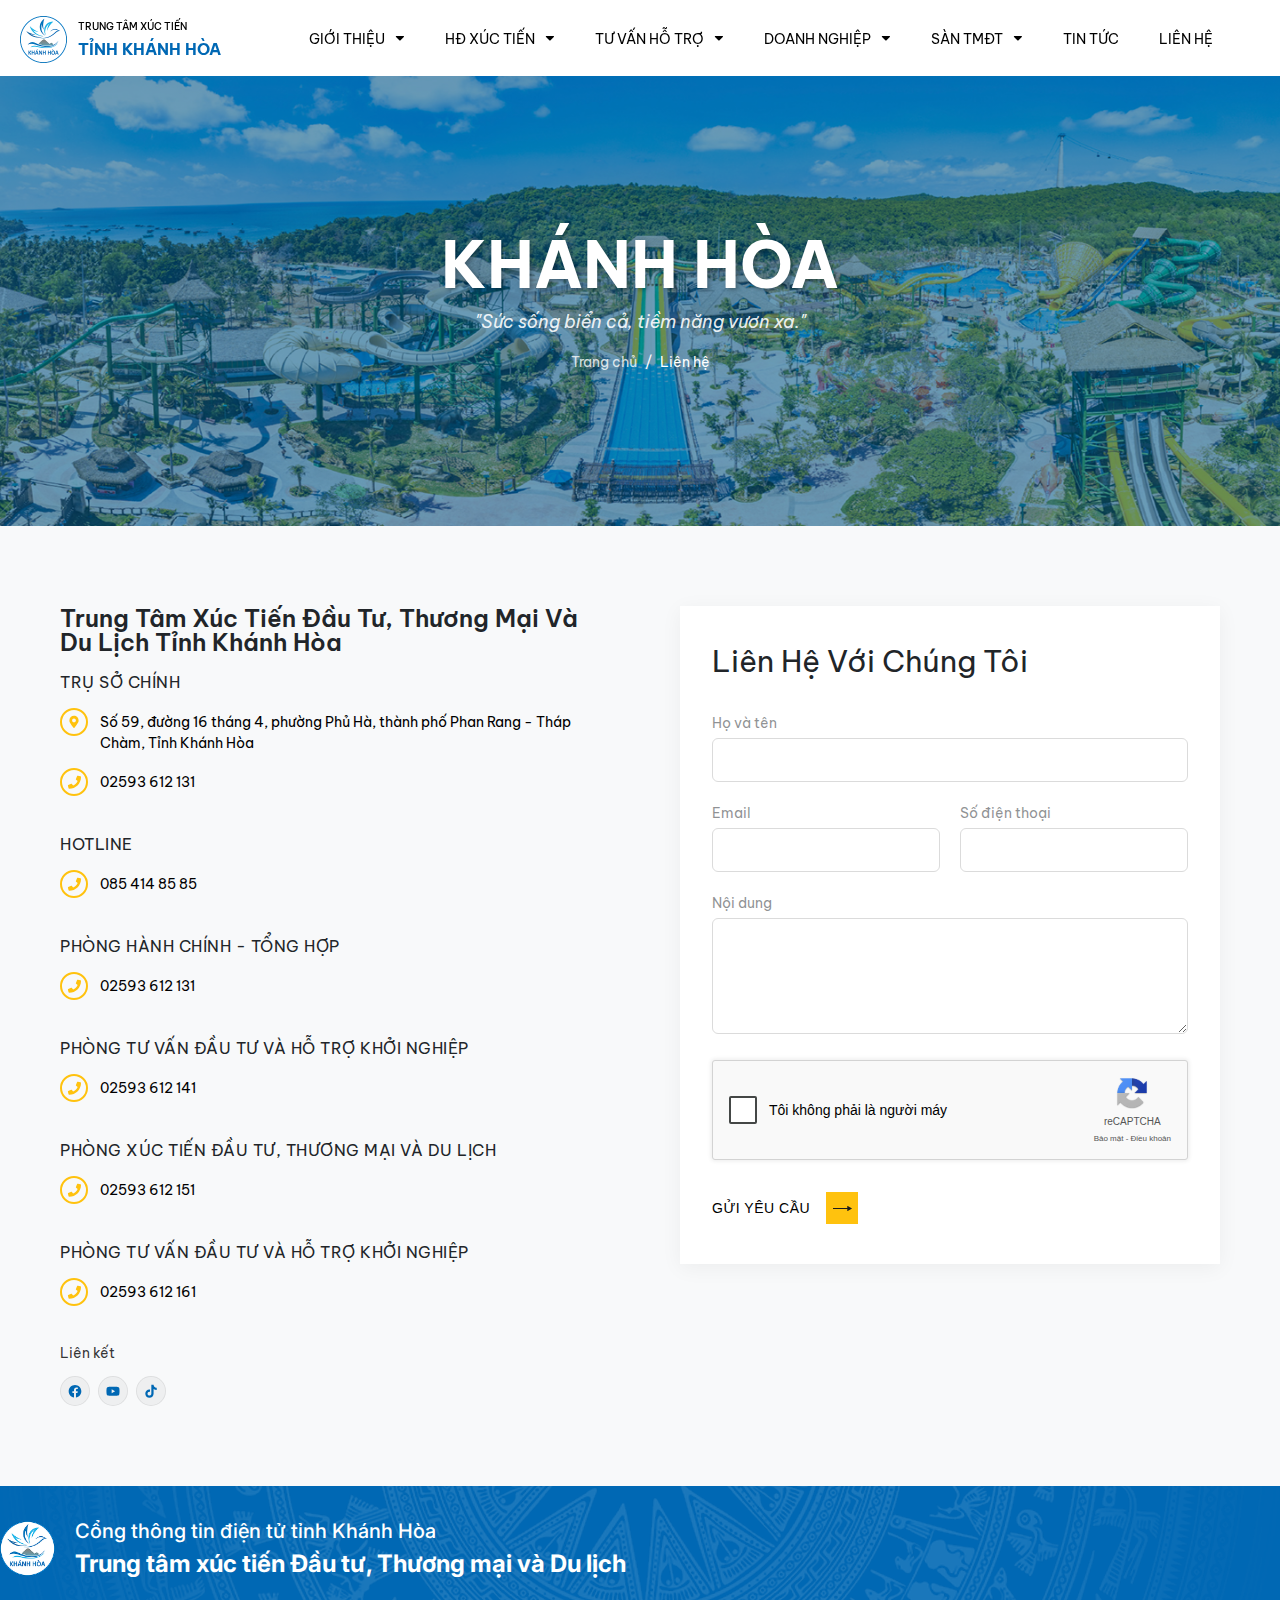
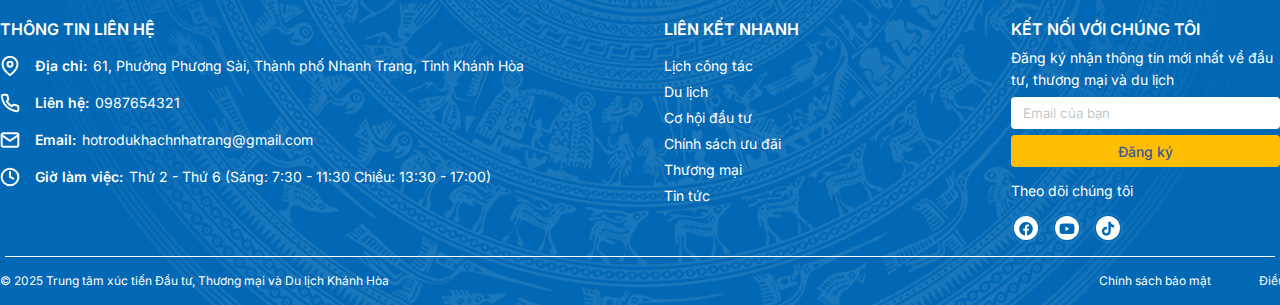
<file: contact.html>
<!DOCTYPE html>
<html lang="en">

<head>
  <meta charset="UTF-8" />
  <meta name="viewport" content="width=device-width, initial-scale=1.0" />
  <title>Tỉnh Khánh Hòa</title>

  <!-- Favicon -->
  <link rel="apple-touch-icon" sizes="57x57" href="./assets/favicon/apple-icon-57x57.png" />
  <link rel="apple-touch-icon" sizes="60x60" href="./assets/favicon/apple-icon-60x60.png" />
  <link rel="apple-touch-icon" sizes="72x72" href="./assets/favicon/apple-icon-72x72.png" />
  <link rel="apple-touch-icon" sizes="76x76" href="./assets/favicon/apple-icon-76x76.png" />
  <link rel="apple-touch-icon" sizes="114x114" href="./assets/favicon/apple-icon-114x114.png" />
  <link rel="apple-touch-icon" sizes="120x120" href="./assets/favicon/apple-icon-120x120.png" />
  <link rel="apple-touch-icon" sizes="144x144" href="./assets/favicon/apple-icon-144x144.png" />
  <link rel="apple-touch-icon" sizes="152x152" href="./assets/favicon/apple-icon-152x152.png" />
  <link rel="apple-touch-icon" sizes="180x180" href="./assets/favicon/apple-icon-180x180.png" />
  <link rel="icon" type="image/png" sizes="192x192" href="./assets/favicon/android-icon-192x192.png" />
  <link rel="icon" type="image/png" sizes="32x32" href="./assets/favicon/favicon-32x32.png" />
  <link rel="icon" type="image/png" sizes="96x96" href="./assets/favicon/favicon-96x96.png" />
  <link rel="icon" type="image/png" sizes="16x16" href="./assets/favicon/favicon-16x16.png" />
  <link rel="manifest" href="./assets/favicon/manifest.json" />
  <meta name="msapplication-TileColor" content="#ffffff" />
  <meta name="msapplication-TileImage" content="./assets/favicon/ms-icon-144x144.png" />
  <meta name="theme-color" content="#ffffff" />

  <!-- Embed fonts -->
  <link rel="preconnect" href="https://fonts.googleapis.com" />
  <link rel="preconnect" href="https://fonts.gstatic.com" crossorigin />
  <link
    href="https://fonts.googleapis.com/css2?family=Be+Vietnam+Pro:ital,wght@0,100;0,200;0,300;0,400;0,500;0,600;0,700;0,800;0,900;1,100;1,200;1,300;1,400;1,500;1,600;1,700;1,800;1,900&family=Inter:ital,opsz,wght@0,14..32,100..900;1,14..32,100..900&display=swap"
    rel="stylesheet" />

  <!-- Animation -->
  <link href="https://unpkg.com/aos@2.3.1/dist/aos.css" rel="stylesheet" />

  <!-- CSS -->
  <link rel="stylesheet" href="./assets/css/reset.css" />
  <link rel="stylesheet" href="./assets/css/slizy.css" />
  <link rel="stylesheet" href="./assets/css/styles.css" />
  <link rel="stylesheet" href="./assets/css/news.css" />
  <link rel="stylesheet" href="./assets/css/contact.css" />
  <link rel="stylesheet" href="./assets/css/responsive.css" />
</head>

<body>
  <header class="header">
    <div class="header__inner">
      <a href="index.html" class="header__logo">
        <img src="./assets/img/logo.png" alt="Trung Tâm Xúc Tiến Tỉnh Khánh Hòa" class="header__logo-img">
        <div class="">
          <span class="header__logo-title">TRUNG TÂM XÚC TIẾN</span>
          <span class="header__logo-title header__logo-title--strong">TỈNH KHÁNH HÒA</span>
        </div>
      </a>
      <nav class="header__navbar">
        <ul class="header__navbar-list">
          <li class="header__navbar-item">
            <a href="#!" class="header__navbar-link">
              <span>GIỚI THIỆU</span>
              <img src="./assets/icon/arrow-down.svg" alt="" class="header__navbar-icon">
            </a>
            <ul class="header__submenu-list">
              <li class="header__submenu-item">
                <a href="introduce.html" class="header__submenu-link">PHÒNG CHỐNG THAM NHŨNG</a>
              </li>
            </ul>
          </li>
          <li class="header__navbar-item">
            <a href="#!" class="header__navbar-link">
              <span>HĐ XÚC TIẾN</span>
              <img src="./assets/icon/arrow-down.svg" alt="" class="header__navbar-icon">
            </a>
            <ul class="header__submenu-list">
              <li class="header__submenu-item">
                <a href="#!" class="header__submenu-link">ĐẦU TƯ</a>
              </li>
              <li class="header__submenu-item">
                <a href="#!" class="header__submenu-link">THƯƠNG MẠI</a>
              </li>
              <li class="header__submenu-item">
                <a href="#!" class="header__submenu-link">DU LỊCH</a>
              </li>
              <li class="header__submenu-item">
                <a href="#!" class="header__submenu-link">SỬ DỤNG NĂNG LƯỢNG TIẾT KIỆM VÀ HIỆU QUẢ</a>
              </li>
            </ul>
          </li>
          <li class="header__navbar-item">
            <a href="#!" class="header__navbar-link">
              <span>TƯ VẤN HỖ TRỢ</span>
              <img src="./assets/icon/arrow-down.svg" alt="" class="header__navbar-icon">
            </a>
            <ul class="header__submenu-list">
              <li class="header__submenu-item">
                <a href="#!" class="header__submenu-link">TƯ VẤN HỖ TRỢ ĐẦU TƯ</a>
              </li>
              <li class="header__submenu-item">
                <a href="#!" class="header__submenu-link">KHỞI NGHIỆP</a>
              </li>
            </ul>
          </li>
          <li class="header__navbar-item">
            <a href="#!" class="header__navbar-link">
              <span>DOANH NGHIỆP</span>
              <img src="./assets/icon/arrow-down.svg" alt="" class="header__navbar-icon">
            </a>
            <ul class="header__submenu-list">
              <li class="header__submenu-item">
                <a href="#!" class="header__submenu-link">PHÁT TRIỂN DOANH NGHIỆP</a>
              </li>
              <li class="header__submenu-item">
                <a href="#!" class="header__submenu-link">KHUYẾN CÔNG</a>
              </li>
              <li class="header__submenu-item">
                <a href="#!" class="header__submenu-link">SẢN XUẤT VÀ TIÊU DÙNG BỀN VỮNG</a>
              </li>
              <li class="header__submenu-item">
                <a href="#!" class="header__submenu-link">SỬ DỤNG NĂNG LƯỢNG TIẾT KIỆM VÀ HIỆU QUẢ</a>
              </li>
            </ul>
          </li>
          <li class="header__navbar-item">
            <a href="#!" class="header__navbar-link">
              <span>SÀN TMĐT</span>
              <img src="./assets/icon/arrow-down.svg" alt="" class="header__navbar-icon">
            </a>
            <ul class="header__submenu-list">
              <li class="header__submenu-item">
                <a href="#!" class="header__submenu-link">SẢN PHẨM OCOP</a>
              </li>
              <li class="header__submenu-item">
                <a href="#!" class="header__submenu-link">CHỢ NÔNG SẢN</a>
              </li>
            </ul>
          </li>
          <li class="header__navbar-item">
            <a href="news.html" class="header__navbar-link">
              <span>TIN TỨC</span>
            </a>
          </li>
          <li class="header__navbar-item">
            <a href="contact.html" class="header__navbar-link">
              <span>LIÊN HỆ</span>
            </a>
          </li>
        </ul>
      </nav>
      <div class="header__switch-language">
        <div class="header__switch-language-separate"></div>
        <img src="./assets/img/vi.png" alt="" class="header__switch-language-nation">
        <span class="header__switch-language-text">VN</span>
        <img src="./assets/icon/arrow-down.svg" alt="" class="">
      </div>
    </div>
  </header>

  <main>
    <!-- Hero Section -->
    <section class="contact-hero">
      <div class="contact-hero__content">
        <div style="position: relative; display: inline-block">
          <h1 class="contact-hero__title">KHÁNH HÒA</h1>
        </div>
        <p class="contact-hero__slogan">
          "Sức sống biển cả, tiềm năng vươn xa."
        </p>
        <nav class="contact-hero__breadcrumb">
          <a href="./index.html">Trang chủ</a>
          <span>/</span>
          <span>Liên hệ</span>
        </nav>
      </div>
    </section>

    <!-- Contact Content -->
    <section class="contact-content">
      <div class="contact-container">
        <!-- Contact Information -->
        <div class="contact-info">
          <h2 class="contact-info__title">
            Trung tâm xúc tiến đầu tư, thương mại và du lịch tỉnh khánh hòa
          </h2>

          <!-- Trụ sở chính -->
          <div class="contact-info__section">
            <h3 class="contact-info__section-title">Trụ sở chính</h3>
            <div class="contact-info__item">
              <div class="contact-info__icon">
                <img src="./assets/icon/Symbol.svg" alt="location-point" />
              </div>
              <p class="contact-info__text">
                Số 59, đường 16 tháng 4, phường Phủ Hà, thành phố Phan Rang -
                Tháp Chàm, Tỉnh Khánh Hòa
              </p>
            </div>
            <div class="contact-info__item">
              <div class="contact-info__icon">
                <img src="./assets/icon/telephone.svg" alt="phone" />
              </div>
              <p class="contact-info__text contact-info__phone">
                02593 612 131
              </p>
            </div>
          </div>

          <!-- Hotline -->
          <div class="contact-info__section">
            <h3 class="contact-info__section-title">Hotline</h3>
            <div class="contact-info__item">
              <div class="contact-info__icon">
                <img src="./assets/icon/telephone.svg" alt="phone" />
              </div>
              <p class="contact-info__text contact-info__phone">
                085 414 85 85
              </p>
            </div>
          </div>

          <!-- Phòng hành chính - tổng hợp -->
          <div class="contact-info__section">
            <h3 class="contact-info__section-title">
              Phòng hành chính - tổng hợp
            </h3>
            <div class="contact-info__item">
              <div class="contact-info__icon">
                <img src="./assets/icon/telephone.svg" alt="phone" />
              </div>
              <p class="contact-info__text contact-info__phone">
                02593 612 131
              </p>
            </div>
          </div>

          <!-- Phòng tư vấn đầu tư và hỗ trợ khởi nghiệp -->
          <div class="contact-info__section">
            <h3 class="contact-info__section-title">
              Phòng tư vấn đầu tư và hỗ trợ khởi nghiệp
            </h3>
            <div class="contact-info__item">
              <div class="contact-info__icon">
                <img src="./assets/icon/telephone.svg" alt="phone" />
              </div>
              <p class="contact-info__text contact-info__phone">
                02593 612 141
              </p>
            </div>
          </div>

          <!-- Phòng xúc tiến đầu tư, thương mại và du lịch -->
          <div class="contact-info__section">
            <h3 class="contact-info__section-title">
              phòng xúc tiến đầu tư, thương mại và du lịch
            </h3>
            <div class="contact-info__item">
              <div class="contact-info__icon">
                <img src="./assets/icon/telephone.svg" alt="phone" />
              </div>
              <p class="contact-info__text contact-info__phone">
                02593 612 151
              </p>
            </div>
          </div>

          <!-- Phòng tư vấn đầu tư và hỗ trợ khởi nghiệp -->
          <div class="contact-info__section">
            <h3 class="contact-info__section-title">
              Phòng tư vấn đầu tư và hỗ trợ khởi nghiệp
            </h3>
            <div class="contact-info__item">
              <div class="contact-info__icon">
                <img src="./assets/icon/telephone.svg" alt="phone" />
              </div>
              <p class="contact-info__text contact-info__phone">
                02593 612 161
              </p>
            </div>
          </div>

          <!-- Social Links -->
          <div class="contact-social">
            <p class="contact-social__title">Liên kết</p>
            <div class="contact-social__links">
              <a href="#!" class="contact-social__link">
                <img src="./assets/icon/facebook.svg" alt="Facebook" class="contact-social__icon" />
              </a>
              <a href="#!" class="contact-social__link">
                <img src="./assets/icon/youtube.svg" alt="YouTube" class="contact-social__icon" />
              </a>
              <a href="#!" class="contact-social__link">
                <img src="./assets/icon/tiktok.svg" alt="TikTok" class="contact-social__icon" />
              </a>
            </div>
          </div>
        </div>

        <!-- Contact Form -->
        <div class="contact-form">
          <h2 class="contact-form__title">Liên hệ với chúng tôi</h2>

          <form class="contact-form__form" action="#" method="POST">
            <div class="contact-form__group">
              <label for="fullname" class="contact-form__label">Họ và tên</label>
              <input type="text" id="fullname" name="fullname" class="contact-form__input" required />
            </div>

            <div class="contact-form__group contact-form__group--half">
              <div>
                <label for="email" class="contact-form__label">Email</label>
                <input type="email" id="email" name="email" class="contact-form__input" required />
              </div>
              <div>
                <label for="phone" class="contact-form__label">Số điện thoại</label>
                <input type="tel" id="phone" name="phone" class="contact-form__input" />
              </div>
            </div>

            <div class="contact-form__group">
              <label for="message" class="contact-form__label">Nội dung</label>
              <textarea id="message" name="message" class="contact-form__textarea" rows="5" required></textarea>
            </div>

            <!-- reCAPTCHA -->
            <div class="contact-form__captcha">
              <div class="contact-form__captcha-left">
                <div class="contact-form__checkbox"></div>
                <div class="contact-form__checkbox-text">
                  Tôi không phải là người máy
                </div>
              </div>
              <div class="contact-form__captcha-right">
                <div class="contact-form__captcha-logo"></div>
                <div class="contact-form__captcha-brand">reCAPTCHA</div>
                <div class="contact-form__captcha-links">
                  Bảo mật - Điều khoản
                </div>
              </div>
            </div>

            <button type="submit" class="contact-form__submit">
              <span class="contact-form__submit-text">Gửi yêu cầu</span>
              <div class="contact-form__submit-icon">
                <img src="./assets/icon/Arrowcaptcha.svg" alt="arrow-right" />
              </div>
            </button>
          </form>
        </div>
      </div>
    </section>
  </main>

  <footer class="footer">
    <img src="./assets/img/footer-decor.png" alt="" class="footer__decor" />
    <div class="footer__inner">
      <div class="footer__header">
        <img src="./assets/img/logo.png" alt="" class="footer__logo" />
        <div>
          <h2 class="footer__heading">
            Cổng thông tin điện tử tỉnh Khánh Hòa
          </h2>
          <p class="footer__label">
            Trung tâm xúc tiến Đầu tư, Thương mại và Du lịch
          </p>
        </div>
      </div>
      <div class="footer__row">
        <div class="footer-col">
          <p class="footer__title">THÔNG TIN LIÊN HỆ</p>
          <ul class="footer__info-list">
            <li class="footer__info-item">
              <img src="./assets/icon/map.svg" alt="" class="footer__info-icon" />
              <p class="footer__info-text">
                <span>Địa chỉ:</span>
                61, Phường Phương Sài, Thành phố Nhanh Trang, Tỉnh Khánh Hòa
              </p>
            </li>
            <li class="footer__info-item">
              <img src="./assets/icon/phone.svg" alt="" class="footer__info-icon" />
              <p class="footer__info-text">
                <span>Liên hệ:</span>
                0987654321
              </p>
            </li>
            <li class="footer__info-item">
              <img src="./assets/icon/mail.svg" alt="" class="footer__info-icon" />
              <p class="footer__info-text">
                <span>Email:</span>
                hotrodukhachnhatrang@gmail.com
              </p>
            </li>
            <li class="footer__info-item">
              <img src="./assets/icon/clock-2.svg" alt="" class="footer__info-icon" />
              <p class="footer__info-text">
                <span>Giờ làm việc:</span>
                Thứ 2 - Thứ 6 (Sáng: 7:30 - 11:30 Chiều: 13:30 - 17:00)
              </p>
            </li>
          </ul>
        </div>
        <div class="footer-col">
          <p class="footer__title">LIÊN KẾT NHANH</p>
          <ul class="footer__list">
            <li class="footer-item">
              <a href="#!" class="footer__link">Lịch công tác</a>
            </li>
            <li class="footer-item">
              <a href="#!" class="footer__link">Du lịch</a>
            </li>
            <li class="footer-item">
              <a href="#!" class="footer__link">Cơ hội đầu tư</a>
            </li>
            <li class="footer-item">
              <a href="#!" class="footer__link">Chính sách ưu đãi</a>
            </li>
            <li class="footer-item">
              <a href="#!" class="footer__link">Thương mại</a>
            </li>
            <li class="footer-item">
              <a href="#!" class="footer__link">Tin tức</a>
            </li>
          </ul>
        </div>
        <div class="footer-col">
          <p class="footer__title">KẾT NỐI VỚI CHÚNG TÔI</p>
          <p class="footer__desc">
            Đăng ký nhận thông tin mới nhất về đầu tư, thương mại và du lịch
          </p>
          <form class="footer__form" spellcheck="false" autocomplete="off">
            <input type="email" class="footer__form-input" required placeholder="Email của bạn" />
            <button class="footer__form-submit">Đăng ký</button>
          </form>
          <p class="footer__social-text">Theo dõi chúng tôi</p>
          <ul class="footer__social-list">
            <li class="footer__social-item">
              <a href="#!" class="footer__social-link">
                <div class="circle">
                  <img src="./assets/icon/facebook.svg" alt="" class="footer__social-icon" />
                </div>
              </a>
            </li>
            <li class="footer__social-item">
              <a href="#!" class="footer__social-link">
                <div class="circle">
                  <img src="./assets/icon/youtube.svg" alt="" class="footer__social-icon" />
                </div>
              </a>
            </li>
            <li class="footer__social-item">
              <a href="#!" class="footer__social-link">
                <div class="circle">
                  <img src="./assets/icon/tiktok.svg" alt="" class="footer__social-icon" />
                </div>
              </a>
            </li>
          </ul>
        </div>
      </div>
    </div>
    <div class="footer__separate"></div>
    <div class="footer__bottom">
      <div class="footer__left">
        <p class="footer__bottom-text">
          © 2025 Trung tâm xúc tiến Đầu tư, Thương mại và Du lịch Khánh Hòa
        </p>
      </div>
      <div class="footer__right">
        <p class="footer__bottom-text .footer__bottom-text--bold">
          Chính sách bảo mật
        </p>
        <p class="footer__bottom-text .footer__bottom-bold">
          Điều khoản sử dụng
        </p>
      </div>
    </div>
  </footer>

  <script src="https://unpkg.com/aos@2.3.1/dist/aos.js"></script>
  <script src="./scripts/slidezy.js"></script>
  <script src="./scripts/main.js"></script>
  <script>
    AOS.init();
  </script>
</body>

</html>
</file>
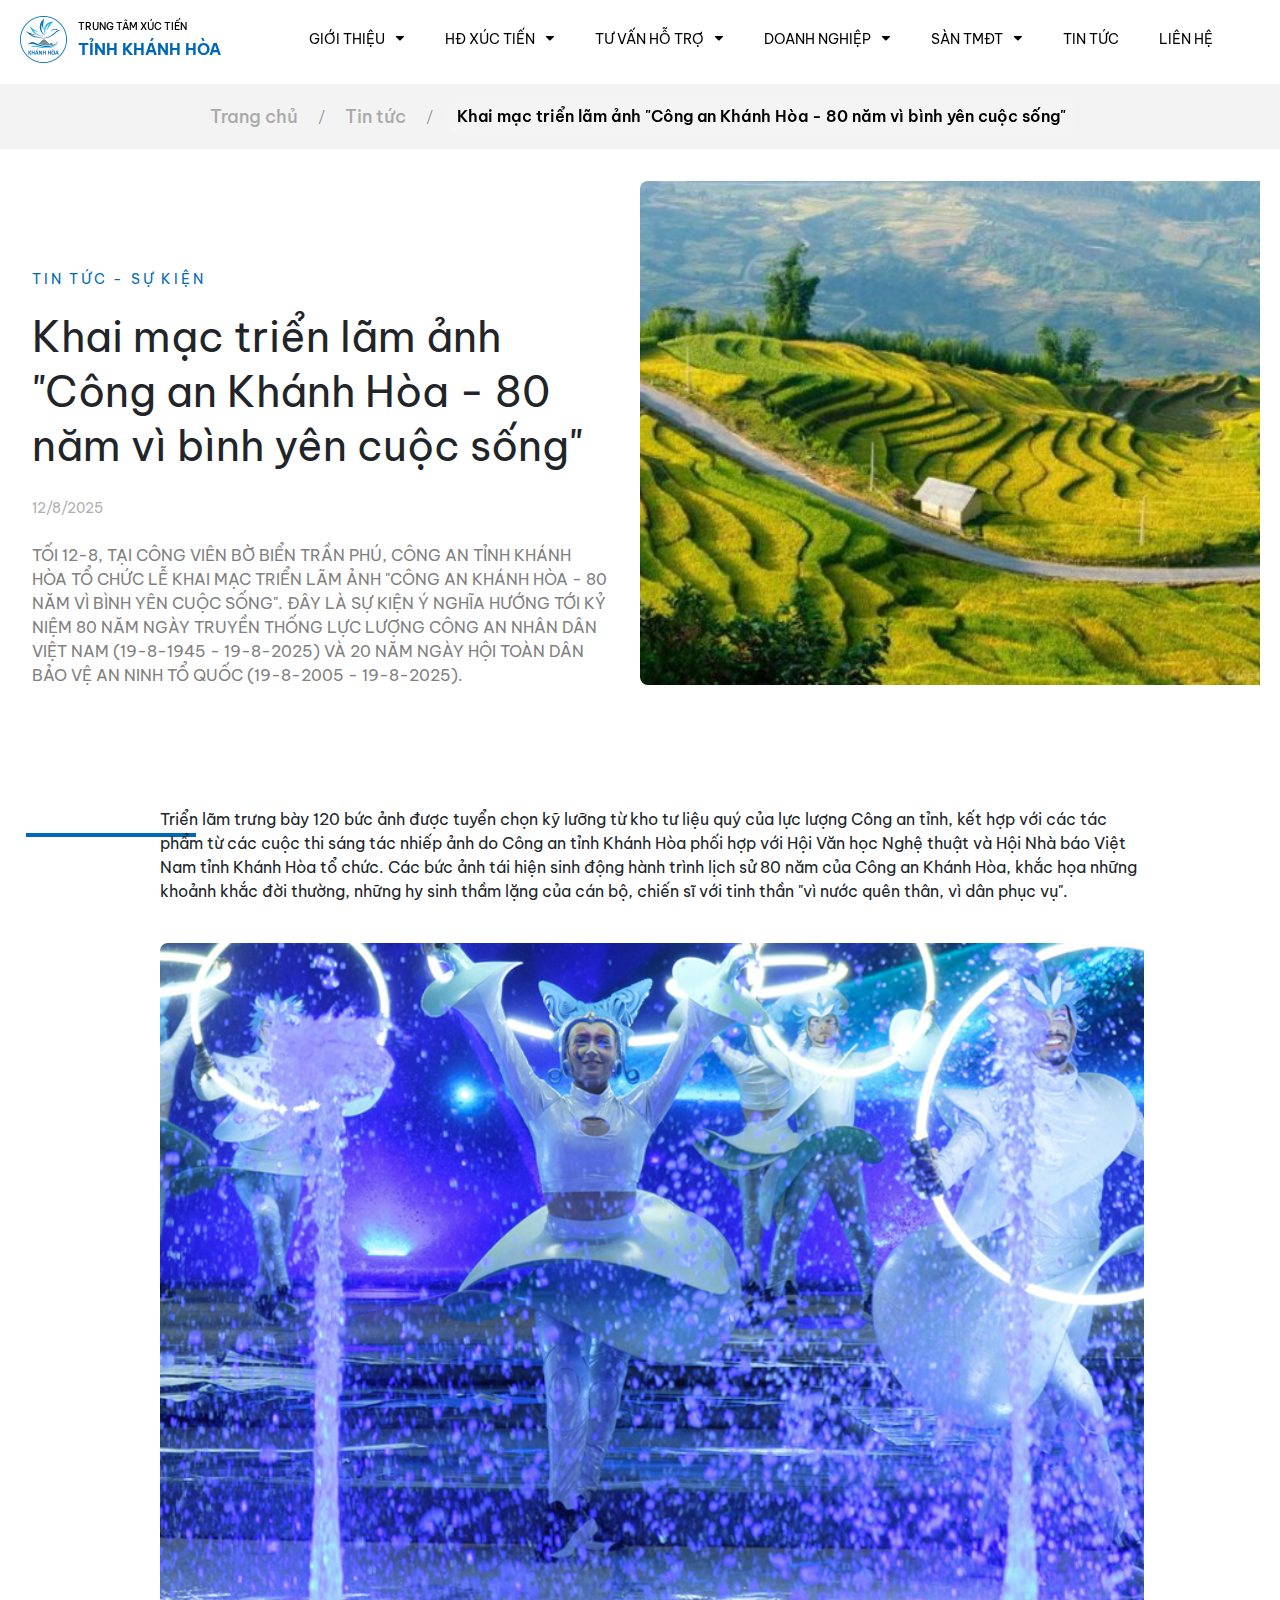
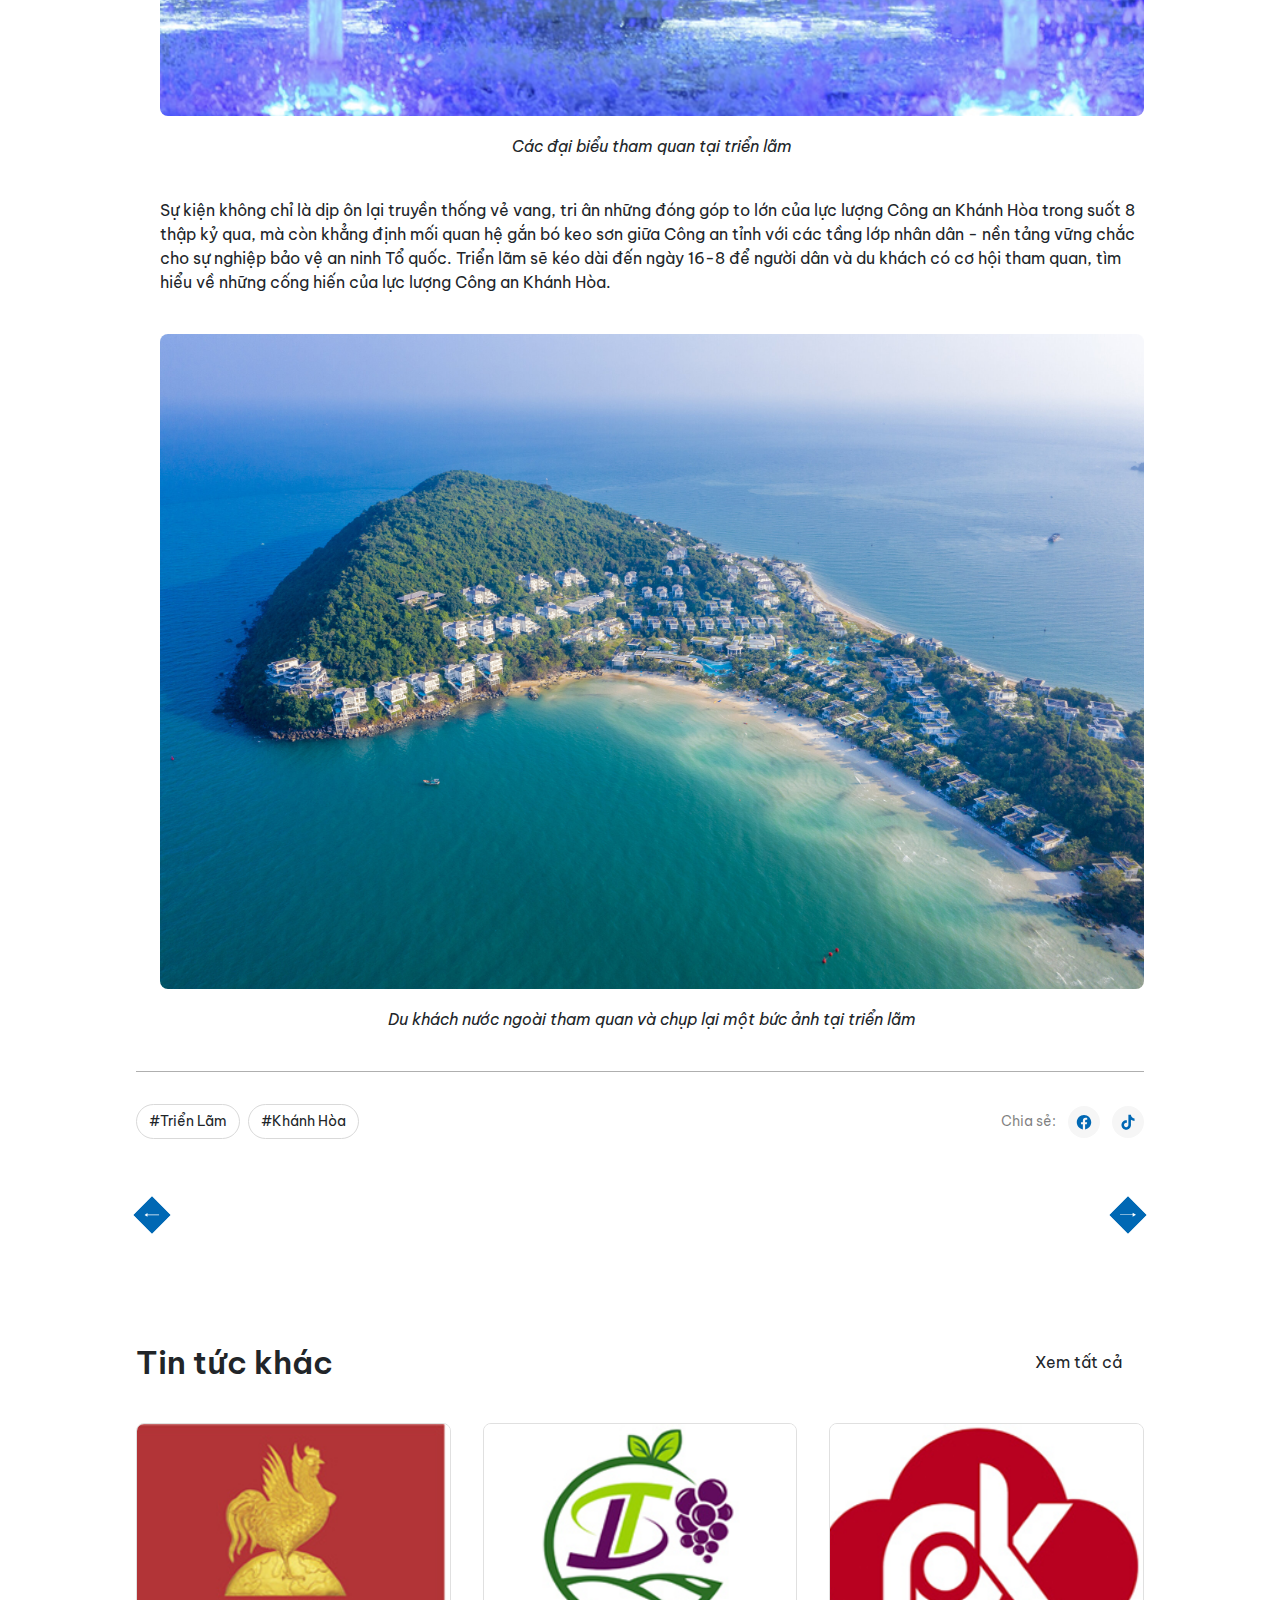
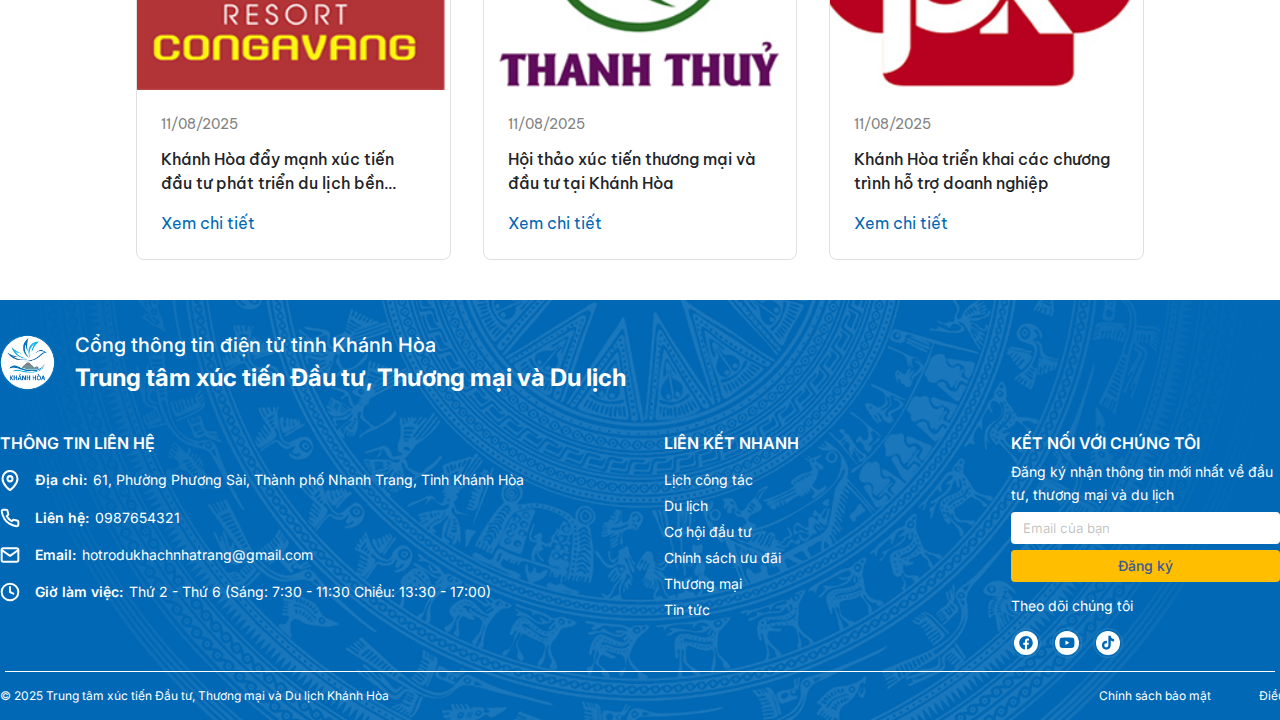
<file: detailNews.html>
<!DOCTYPE html>
<html lang="en">
  <head>
    <meta charset="UTF-8" />
    <meta name="viewport" content="width=device-width, initial-scale=1.0" />
    <title>Tỉnh Khánh Hòa</title>

    <!-- Favicon -->
    <link
      rel="apple-touch-icon"
      sizes="57x57"
      href="./assets/favicon/apple-icon-57x57.png"
    />
    <link
      rel="apple-touch-icon"
      sizes="60x60"
      href="./assets/favicon/apple-icon-60x60.png"
    />
    <link
      rel="apple-touch-icon"
      sizes="72x72"
      href="./assets/favicon/apple-icon-72x72.png"
    />
    <link
      rel="apple-touch-icon"
      sizes="76x76"
      href="./assets/favicon/apple-icon-76x76.png"
    />
    <link
      rel="apple-touch-icon"
      sizes="114x114"
      href="./assets/favicon/apple-icon-114x114.png"
    />
    <link
      rel="apple-touch-icon"
      sizes="120x120"
      href="./assets/favicon/apple-icon-120x120.png"
    />
    <link
      rel="apple-touch-icon"
      sizes="144x144"
      href="./assets/favicon/apple-icon-144x144.png"
    />
    <link
      rel="apple-touch-icon"
      sizes="152x152"
      href="./assets/favicon/apple-icon-152x152.png"
    />
    <link
      rel="apple-touch-icon"
      sizes="180x180"
      href="./assets/favicon/apple-icon-180x180.png"
    />
    <link
      rel="icon"
      type="image/png"
      sizes="192x192"
      href="./assets/favicon/android-icon-192x192.png"
    />
    <link
      rel="icon"
      type="image/png"
      sizes="32x32"
      href="./assets/favicon/favicon-32x32.png"
    />
    <link
      rel="icon"
      type="image/png"
      sizes="96x96"
      href="./assets/favicon/favicon-96x96.png"
    />
    <link
      rel="icon"
      type="image/png"
      sizes="16x16"
      href="./assets/favicon/favicon-16x16.png"
    />
    <link rel="manifest" href="./assets/favicon/manifest.json" />
    <meta name="msapplication-TileColor" content="#ffffff" />
    <meta
      name="msapplication-TileImage"
      content="./assets/favicon/ms-icon-144x144.png"
    />
    <meta name="theme-color" content="#ffffff" />

    <!-- Embed fonts -->
    <link rel="preconnect" href="https://fonts.googleapis.com" />
    <link rel="preconnect" href="https://fonts.gstatic.com" crossorigin />
    <link
      href="https://fonts.googleapis.com/css2?family=Be+Vietnam+Pro:ital,wght@0,100;0,200;0,300;0,400;0,500;0,600;0,700;0,800;0,900;1,100;1,200;1,300;1,400;1,500;1,600;1,700;1,800;1,900&family=Inter:ital,opsz,wght@0,14..32,100..900;1,14..32,100..900&display=swap"
      rel="stylesheet"
    />

    <!-- Animation -->
    <link href="https://unpkg.com/aos@2.3.1/dist/aos.css" rel="stylesheet" />

    <!-- CSS -->
    <link rel="stylesheet" href="./assets/css/reset.css" />
    <link rel="stylesheet" href="./assets/css/slizy.css" />
    <link rel="stylesheet" href="./assets/css/styles.css" />
    <link rel="stylesheet" href="./assets/css/news.css" />
    <link rel="stylesheet" href="./assets/css/detailNews.css" />
    <link rel="stylesheet" href="./assets/css/responsive.css" />
  </head>

  <body>
    <header class="header">
      <div class="header__inner">
        <a href="index.html" class="header__logo">
          <img
            src="./assets/img/logo.png"
            alt="Trung Tâm Xúc Tiến Tỉnh Khánh Hòa"
            class="header__logo-img"
          />
          <div class="">
            <span class="header__logo-title">TRUNG TÂM XÚC TIẾN</span>
            <span class="header__logo-title header__logo-title--strong"
              >TỈNH KHÁNH HÒA</span
            >
          </div>
        </a>
        <nav class="header__navbar">
          <ul class="header__navbar-list">
            <li class="header__navbar-item">
              <a href="#!" class="header__navbar-link">
                <span>GIỚI THIỆU</span>
                <img
                  src="./assets/icon/arrow-down.svg"
                  alt=""
                  class="header__navbar-icon"
                />
              </a>
              <ul class="header__submenu-list">
                <li class="header__submenu-item">
                  <a href="introduce.html" class="header__submenu-link"
                    >PHÒNG CHỐNG THAM NHŨNG</a
                  >
                </li>
              </ul>
            </li>
            <li class="header__navbar-item">
              <a href="#!" class="header__navbar-link">
                <span>HĐ XÚC TIẾN</span>
                <img
                  src="./assets/icon/arrow-down.svg"
                  alt=""
                  class="header__navbar-icon"
                />
              </a>
              <ul class="header__submenu-list">
                <li class="header__submenu-item">
                  <a href="#!" class="header__submenu-link">ĐẦU TƯ</a>
                </li>
                <li class="header__submenu-item">
                  <a href="#!" class="header__submenu-link">THƯƠNG MẠI</a>
                </li>
                <li class="header__submenu-item">
                  <a href="#!" class="header__submenu-link">DU LỊCH</a>
                </li>
                <li class="header__submenu-item">
                  <a href="#!" class="header__submenu-link"
                    >SỬ DỤNG NĂNG LƯỢNG TIẾT KIỆM VÀ HIỆU QUẢ</a
                  >
                </li>
              </ul>
            </li>
            <li class="header__navbar-item">
              <a href="#!" class="header__navbar-link">
                <span>TƯ VẤN HỖ TRỢ</span>
                <img
                  src="./assets/icon/arrow-down.svg"
                  alt=""
                  class="header__navbar-icon"
                />
              </a>
              <ul class="header__submenu-list">
                <li class="header__submenu-item">
                  <a href="#!" class="header__submenu-link"
                    >TƯ VẤN HỖ TRỢ ĐẦU TƯ</a
                  >
                </li>
                <li class="header__submenu-item">
                  <a href="#!" class="header__submenu-link">KHỞI NGHIỆP</a>
                </li>
              </ul>
            </li>
            <li class="header__navbar-item">
              <a href="#!" class="header__navbar-link">
                <span>DOANH NGHIỆP</span>
                <img
                  src="./assets/icon/arrow-down.svg"
                  alt=""
                  class="header__navbar-icon"
                />
              </a>
              <ul class="header__submenu-list">
                <li class="header__submenu-item">
                  <a href="#!" class="header__submenu-link"
                    >PHÁT TRIỂN DOANH NGHIỆP</a
                  >
                </li>
                <li class="header__submenu-item">
                  <a href="#!" class="header__submenu-link">KHUYẾN CÔNG</a>
                </li>
                <li class="header__submenu-item">
                  <a href="#!" class="header__submenu-link"
                    >SẢN XUẤT VÀ TIÊU DÙNG BỀN VỮNG</a
                  >
                </li>
                <li class="header__submenu-item">
                  <a href="#!" class="header__submenu-link"
                    >SỬ DỤNG NĂNG LƯỢNG TIẾT KIỆM VÀ HIỆU QUẢ</a
                  >
                </li>
              </ul>
            </li>
            <li class="header__navbar-item">
              <a href="#!" class="header__navbar-link">
                <span>SÀN TMĐT</span>
                <img
                  src="./assets/icon/arrow-down.svg"
                  alt=""
                  class="header__navbar-icon"
                />
              </a>
              <ul class="header__submenu-list">
                <li class="header__submenu-item">
                  <a href="#!" class="header__submenu-link">SẢN PHẨM OCOP</a>
                </li>
                <li class="header__submenu-item">
                  <a href="#!" class="header__submenu-link">CHỢ NÔNG SẢN</a>
                </li>
              </ul>
            </li>
            <li class="header__navbar-item">
              <a href="news.html" class="header__navbar-link">
                <span>TIN TỨC</span>
              </a>
            </li>
            <li class="header__navbar-item">
              <a href="contact.html" class="header__navbar-link">
                <span>LIÊN HỆ</span>
              </a>
            </li>
          </ul>
        </nav>
        <div class="header__switch-language">
          <div class="header__switch-language-separate"></div>
          <img
            src="./assets/img/vi.png"
            alt=""
            class="header__switch-language-nation"
          />
          <span class="header__switch-language-text">VN</span>
          <img src="./assets/icon/arrow-down.svg" alt="" class="" />
        </div>
      </div>
    </header>

    <main>
      <!-- Breadcrumb -->
      <nav class="breadcrumb">
        <div class="breadcrumb__inner">
          <a href="index.html" class="breadcrumb__link">Trang chủ</a>
          <span class="breadcrumb__separator">/</span>
          <a href="./news.html" class="breadcrumb__link">Tin tức</a>
          <span class="breadcrumb__separator">/</span>
          <span class="breadcrumb__current"
            >Khai mạc triển lãm ảnh "Công an Khánh Hòa - 80 năm vì bình yên cuộc
            sống"</span
          >
        </div>
      </nav>
      <!-- News Header -->
      <div class="detail-news__header">
        <div class="detail-news__meta">
          <span class="detail-news__category">TIN TỨC - SỰ KIỆN</span>
          <h1 class="detail-news__title">
            Khai mạc triển lãm ảnh "Công an Khánh Hòa - 80 năm vì bình yên cuộc
            sống"
          </h1>
          <span class="detail-news__date">12/8/2025</span>
          <p class="detail-news__summary">
            Tối 12-8, tại Công viên bờ biển Trần Phú, Công an tỉnh Khánh Hòa tổ
            chức Lễ khai mạc triển lãm ảnh "Công an Khánh Hòa - 80 năm vì bình
            yên cuộc sống". Đây là sự kiện ý nghĩa hướng tới kỷ niệm 80 năm Ngày
            truyền thống lực lượng Công an nhân dân Việt Nam (19-8-1945 -
            19-8-2025) và 20 năm Ngày hội Toàn dân bảo vệ an ninh Tổ quốc
            (19-8-2005 - 19-8-2025).
          </p>
        </div>
        <div class="detail-news__hero-image">
          <img
            src="./assets/img/activities-item-5.png"
            alt="Lễ khai mạc triển lãm ảnh Công an Khánh Hòa"
            class="detail-news__hero-img"
          />
        </div>
      </div>

      <!-- Detail News Content -->
      <div class="detail-news">
        <div class="detail-news__inner">
          <!-- News Content -->
          <article class="detail-news__content">
            <div class="detail-news__article">
              <p>
                Triển lãm trưng bày 120 bức ảnh được tuyển chọn kỹ lưỡng từ kho
                tư liệu quý của lực lượng Công an tỉnh, kết hợp với các tác phẩm
                từ các cuộc thi sáng tác nhiếp ảnh do Công an tỉnh Khánh Hòa
                phối hợp với Hội Văn học Nghệ thuật và Hội Nhà báo Việt Nam tỉnh
                Khánh Hòa tổ chức. Các bức ảnh tái hiện sinh động hành trình
                lịch sử 80 năm của Công an Khánh Hòa, khắc họa những khoảnh khắc
                đời thường, những hy sinh thầm lặng của cán bộ, chiến sĩ với
                tinh thần "vì nước quên thân, vì dân phục vụ".
              </p>

              <div class="detail-news__image-content">
                <img
                  src="./assets/img/activities-item-1.png"
                  alt="Các đại biểu tham quan tại triển lãm"
                  class="detail-news__content-img"
                />
                <p class="detail-news__image-caption">
                  Các đại biểu tham quan tại triển lãm
                </p>
              </div>

              <p>
                Sự kiện không chỉ là dịp ôn lại truyền thống vẻ vang, tri ân
                những đóng góp to lớn của lực lượng Công an Khánh Hòa trong suốt
                8 thập kỷ qua, mà còn khẳng định mối quan hệ gắn bó keo sơn giữa
                Công an tỉnh với các tầng lớp nhân dân - nền tảng vững chắc cho
                sự nghiệp bảo vệ an ninh Tổ quốc. Triển lãm sẽ kéo dài đến ngày
                16-8 để người dân và du khách có cơ hội tham quan, tìm hiểu về
                những cống hiến của lực lượng Công an Khánh Hòa.
              </p>

              <div class="detail-news__image-content">
                <img
                  src="./assets/img/activities-item-2.png"
                  alt="Du khách nước ngoài tham quan và chụp lại một bức ảnh tại triển lãm"
                  class="detail-news__content-img"
                />
                <p class="detail-news__image-caption">
                  Du khách nước ngoài tham quan và chụp lại một bức ảnh tại
                  triển lãm
                </p>
              </div>
            </div>

            <!-- Tags and Share -->
            <div class="detail-news__footer">
              <div class="detail-news__tags">
                <span class="detail-news__tag">#Triển Lãm</span>
                <span class="detail-news__tag">#Khánh Hòa</span>
              </div>
              <div class="detail-news__share">
                <span class="detail-news__share-text">Chia sẻ:</span>
                <a href="#!" class="detail-news__share-link">
                  <img
                    src="./assets/icon/facebook.svg"
                    alt="Facebook"
                    class="detail-news__share-icon"
                  />
                </a>
                <a href="#!" class="detail-news__share-link">
                  <img
                    src="./assets/icon/tiktok.svg"
                    alt="TikTok"
                    class="detail-news__share-icon"
                  />
                </a>
              </div>
            </div>
          </article>

          <!-- Navigation arrows -->
          <div class="detail-news__navigation">
            <a
              href="#!"
              class="detail-news__nav-btn detail-news__nav-btn--prev"
            >
              <img
                src="./assets/icon/arrow-left.svg"
                alt="Bài trước"
                class="detail-news__nav-icon"
              />
            </a>
            <a
              href="#!"
              class="detail-news__nav-btn detail-news__nav-btn--next"
            >
              <img
                src="./assets/icon/arrow-right.svg"
                alt="Bài tiếp theo"
                class="detail-news__nav-icon"
              />
            </a>
          </div>
        </div>
      </div>

      <!-- Related News -->
      <section class="related-news">
        <div class="related-news__inner">
          <div class="related-news__header">
            <h2 class="related-news__title">Tin tức khác</h2>
            <a href="./news.html" class="related-news__view-all">
              Xem tất cả
              <img
                src="./assets/icon/arrow-right.svg"
                alt=""
                class="related-news__arrow"
              />
            </a>
          </div>
          <div class="related-news__list">
            <article class="related-news__item">
              <div class="related-news__image">
                <img
                  src="./assets/img/info-item-1.png"
                  alt=""
                  class="related-news__img"
                />
              </div>
              <div class="related-news__content">
                <time class="related-news__date">11/08/2025</time>
                <h3 class="related-news__item-title">
                  Khánh Hòa đẩy mạnh xúc tiến đầu tư phát triển du lịch bền vững
                </h3>
                <a href="#!" class="related-news__link">
                  Xem chi tiết
                  <img
                    src="./assets/icon/arrow-right.svg"
                    alt=""
                    class="related-news__link-arrow"
                  />
                </a>
              </div>
            </article>

            <article class="related-news__item">
              <div class="related-news__image">
                <img
                  src="./assets/img/info-item-2.png"
                  alt=""
                  class="related-news__img"
                />
              </div>
              <div class="related-news__content">
                <time class="related-news__date">11/08/2025</time>
                <h3 class="related-news__item-title">
                  Hội thảo xúc tiến thương mại và đầu tư tại Khánh Hòa
                </h3>
                <a href="#!" class="related-news__link">
                  Xem chi tiết
                  <img
                    src="./assets/icon/arrow-right.svg"
                    alt=""
                    class="related-news__link-arrow"
                  />
                </a>
              </div>
            </article>

            <article class="related-news__item">
              <div class="related-news__image">
                <img
                  src="./assets/img/info-item-3.png"
                  alt=""
                  class="related-news__img"
                />
              </div>
              <div class="related-news__content">
                <time class="related-news__date">11/08/2025</time>
                <h3 class="related-news__item-title">
                  Khánh Hòa triển khai các chương trình hỗ trợ doanh nghiệp
                </h3>
                <a href="#!" class="related-news__link">
                  Xem chi tiết
                  <img
                    src="./assets/icon/arrow-right.svg"
                    alt=""
                    class="related-news__link-arrow"
                  />
                </a>
              </div>
            </article>
          </div>
        </div>
      </section>
    </main>
    <footer class="footer">
      <img src="./assets/img/footer-decor.png" alt="" class="footer__decor" />
      <div class="footer__inner">
        <div class="footer__header">
          <img src="./assets/img/logo.png" alt="" class="footer__logo" />
          <div>
            <h2 class="footer__heading">
              Cổng thông tin điện tử tỉnh Khánh Hòa
            </h2>
            <p class="footer__label">
              Trung tâm xúc tiến Đầu tư, Thương mại và Du lịch
            </p>
          </div>
        </div>
        <div class="footer__row">
          <div class="footer-col">
            <p class="footer__title">THÔNG TIN LIÊN HỆ</p>
            <ul class="footer__info-list">
              <li class="footer__info-item">
                <img
                  src="./assets/icon/map.svg"
                  alt=""
                  class="footer__info-icon"
                />
                <p class="footer__info-text">
                  <span>Địa chỉ:</span>
                  61, Phường Phương Sài, Thành phố Nhanh Trang, Tỉnh Khánh Hòa
                </p>
              </li>
              <li class="footer__info-item">
                <img
                  src="./assets/icon/phone.svg"
                  alt=""
                  class="footer__info-icon"
                />
                <p class="footer__info-text">
                  <span>Liên hệ:</span>
                  0987654321
                </p>
              </li>
              <li class="footer__info-item">
                <img
                  src="./assets/icon/mail.svg"
                  alt=""
                  class="footer__info-icon"
                />
                <p class="footer__info-text">
                  <span>Email:</span>
                  hotrodukhachnhatrang@gmail.com
                </p>
              </li>
              <li class="footer__info-item">
                <img
                  src="./assets/icon/clock-2.svg"
                  alt=""
                  class="footer__info-icon"
                />
                <p class="footer__info-text">
                  <span>Giờ làm việc:</span>
                  Thứ 2 - Thứ 6 (Sáng: 7:30 - 11:30 Chiều: 13:30 - 17:00)
                </p>
              </li>
            </ul>
          </div>
          <div class="footer-col">
            <p class="footer__title">LIÊN KẾT NHANH</p>
            <ul class="footer__list">
              <li class="footer-item">
                <a href="#!" class="footer__link">Lịch công tác</a>
              </li>
              <li class="footer-item">
                <a href="#!" class="footer__link">Du lịch</a>
              </li>
              <li class="footer-item">
                <a href="#!" class="footer__link">Cơ hội đầu tư</a>
              </li>
              <li class="footer-item">
                <a href="#!" class="footer__link">Chính sách ưu đãi</a>
              </li>
              <li class="footer-item">
                <a href="#!" class="footer__link">Thương mại</a>
              </li>
              <li class="footer-item">
                <a href="#!" class="footer__link">Tin tức</a>
              </li>
            </ul>
          </div>
          <div class="footer-col">
            <p class="footer__title">KẾT NỐI VỚI CHÚNG TÔI</p>
            <p class="footer__desc">
              Đăng ký nhận thông tin mới nhất về đầu tư, thương mại và du lịch
            </p>
            <form class="footer__form" spellcheck="false" autocomplete="off">
              <input
                type="email"
                class="footer__form-input"
                required
                placeholder="Email của bạn"
              />
              <button class="footer__form-submit">Đăng ký</button>
            </form>
            <p class="footer__social-text">Theo dõi chúng tôi</p>
            <ul class="footer__social-list">
              <li class="footer__social-item">
                <a href="#!" class="footer__social-link">
                  <div class="circle">
                    <img
                      src="./assets/icon/facebook.svg"
                      alt=""
                      class="footer__social-icon"
                    />
                  </div>
                </a>
              </li>
              <li class="footer__social-item">
                <a href="#!" class="footer__social-link">
                  <div class="circle">
                    <img
                      src="./assets/icon/youtube.svg"
                      alt=""
                      class="footer__social-icon"
                    />
                  </div>
                </a>
              </li>
              <li class="footer__social-item">
                <a href="#!" class="footer__social-link">
                  <div class="circle">
                    <img
                      src="./assets/icon/tiktok.svg"
                      alt=""
                      class="footer__social-icon"
                    />
                  </div>
                </a>
              </li>
            </ul>
          </div>
        </div>
      </div>
      <div class="footer__separate"></div>
      <div class="footer__bottom">
        <div class="footer__left">
          <p class="footer__bottom-text">
            © 2025 Trung tâm xúc tiến Đầu tư, Thương mại và Du lịch Khánh Hòa
          </p>
        </div>
        <div class="footer__right">
          <p class="footer__bottom-text .footer__bottom-text--bold">
            Chính sách bảo mật
          </p>
          <p class="footer__bottom-text .footer__bottom-bold">
            Điều khoản sử dụng
          </p>
        </div>
      </div>
    </footer>

    <script src="https://unpkg.com/aos@2.3.1/dist/aos.js"></script>
    <script src="./scripts/slidezy.js"></script>
    <script src="./scripts/main.js"></script>
    <script>
      AOS.init();
    </script>
  </body>
</html>
</file>
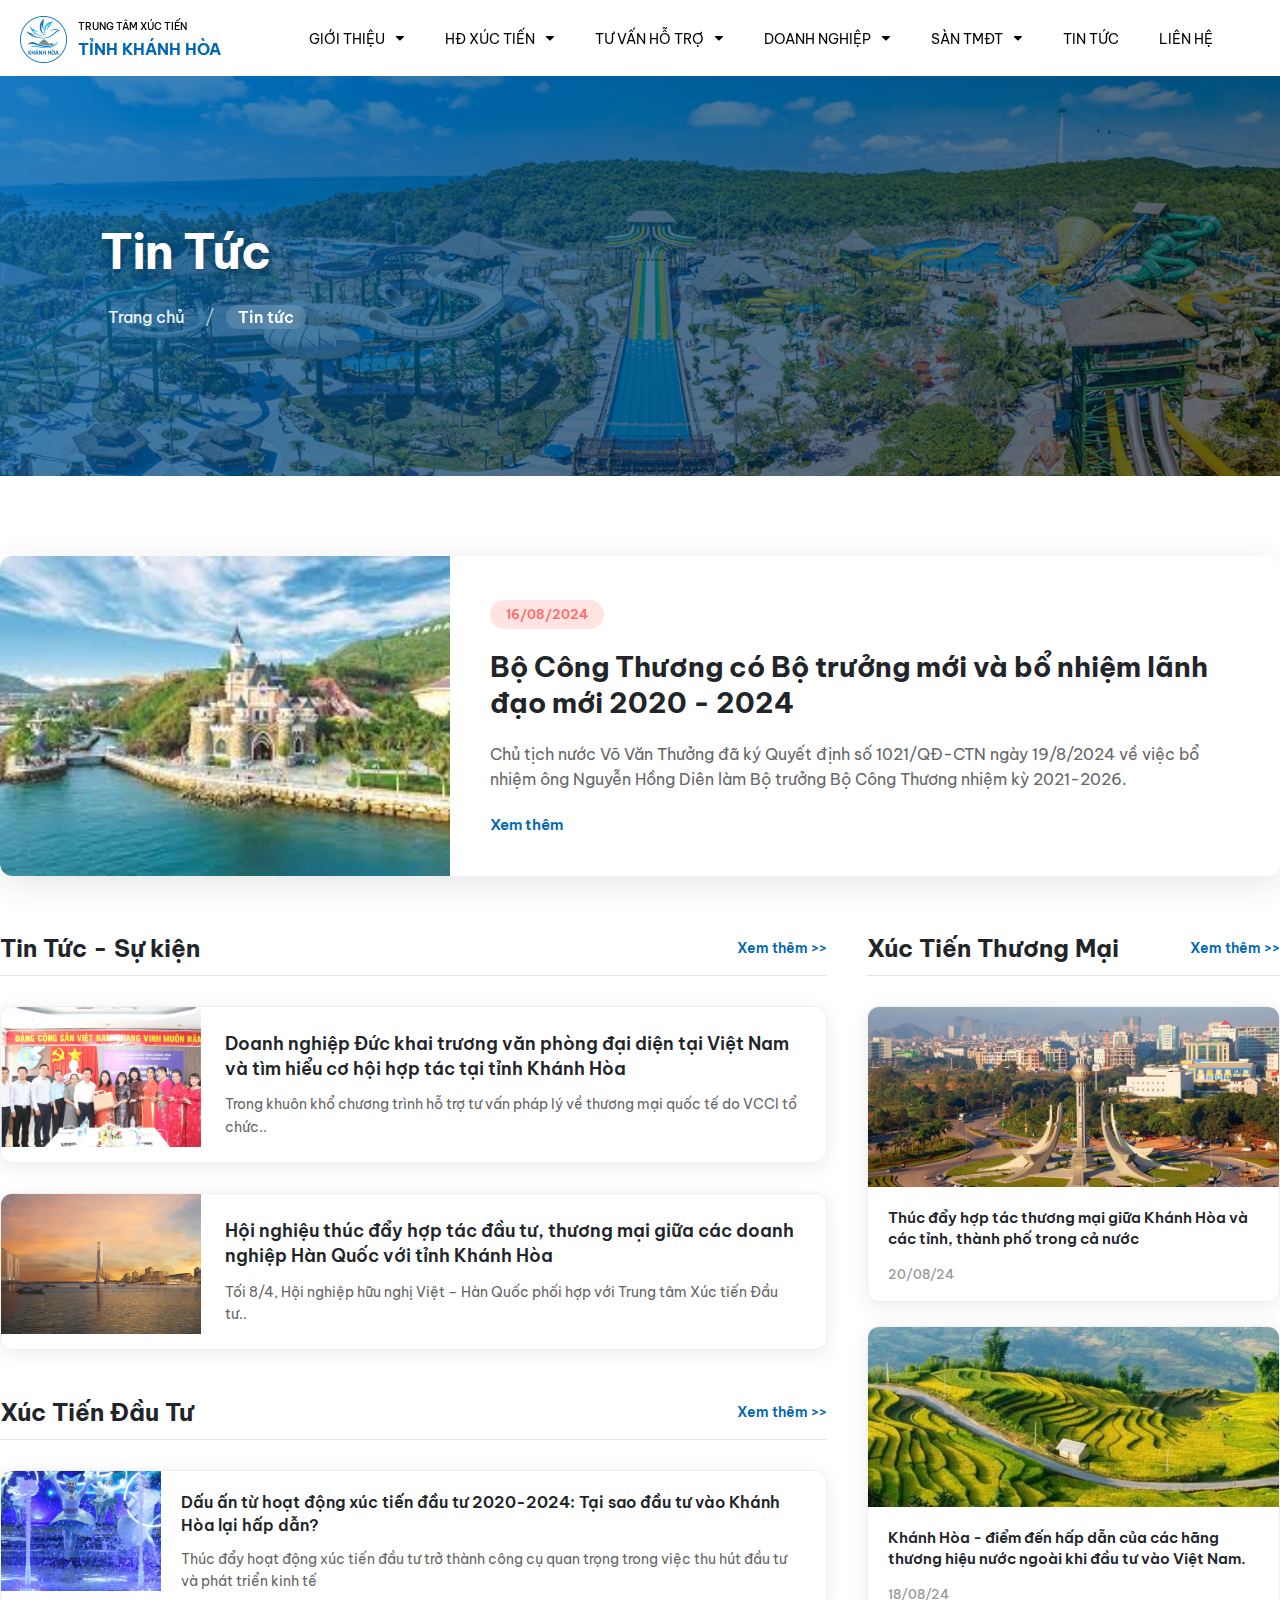
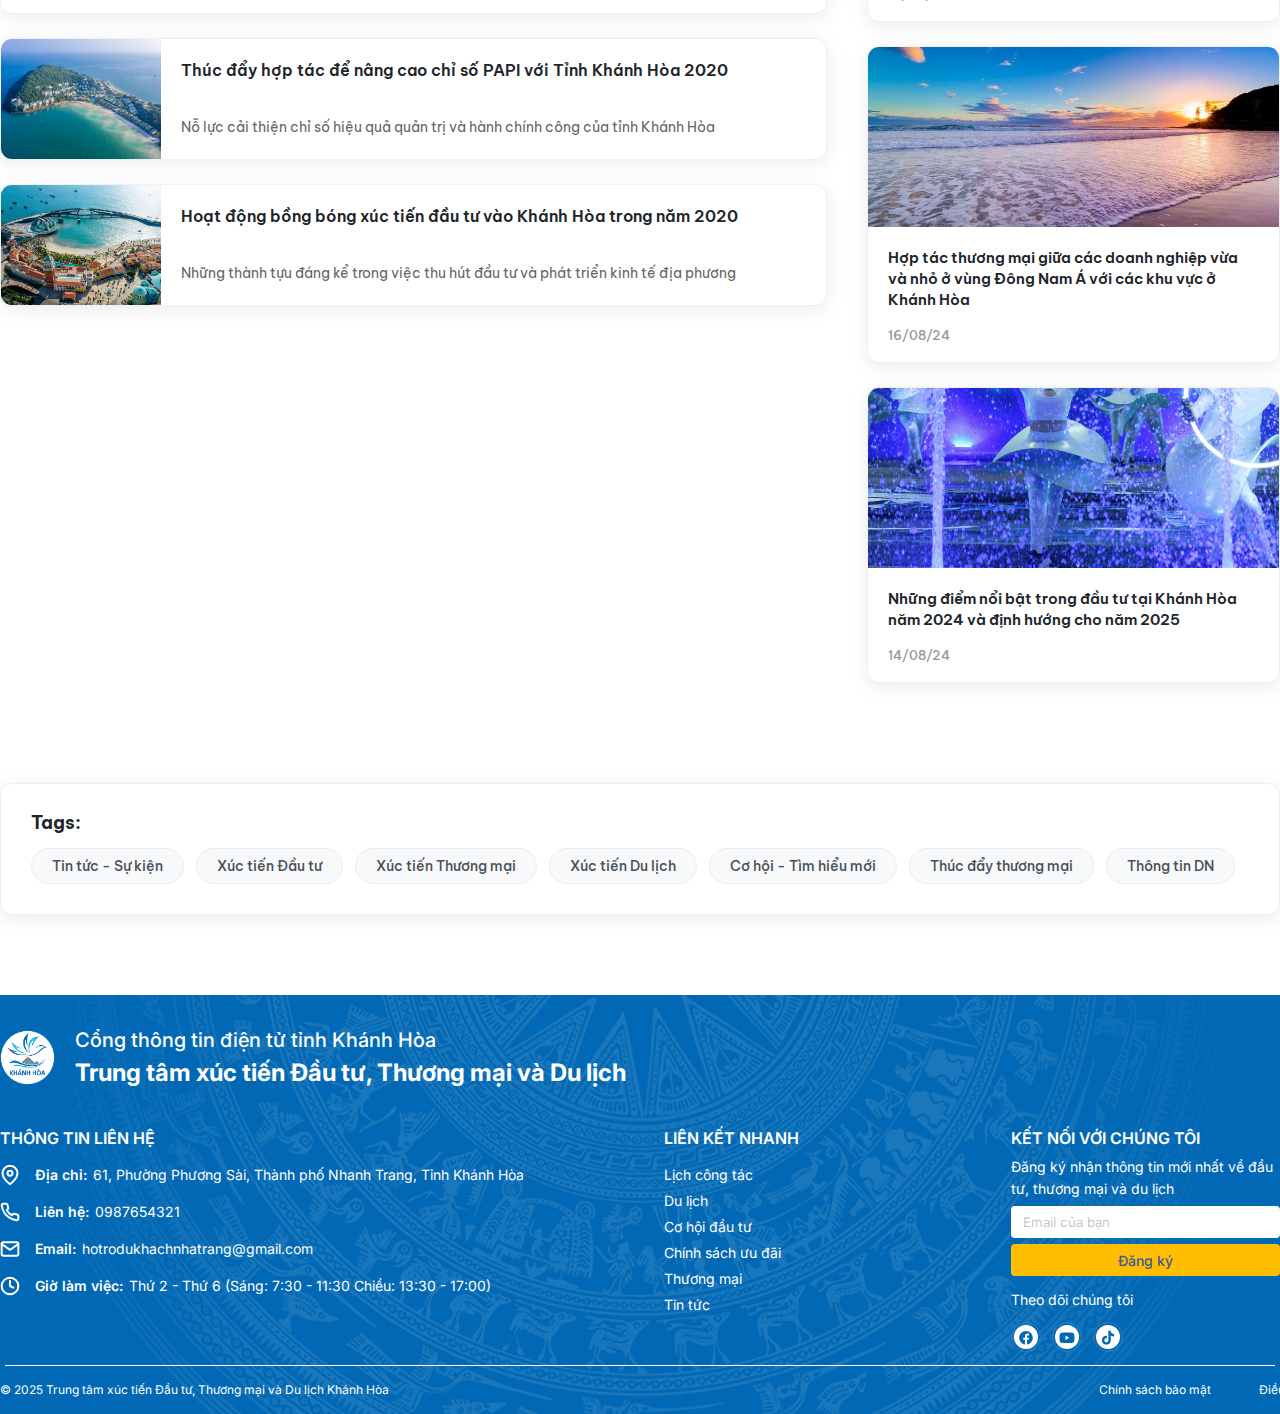
<file: news.html>
<!DOCTYPE html>
<html lang="en">

<head>
  <meta charset="UTF-8" />
  <meta name="viewport" content="width=device-width, initial-scale=1.0" />
  <title>Tỉnh Khánh Hòa</title>

  <!-- Favicon -->
  <link rel="apple-touch-icon" sizes="57x57" href="./assets/favicon/apple-icon-57x57.png" />
  <link rel="apple-touch-icon" sizes="60x60" href="./assets/favicon/apple-icon-60x60.png" />
  <link rel="apple-touch-icon" sizes="72x72" href="./assets/favicon/apple-icon-72x72.png" />
  <link rel="apple-touch-icon" sizes="76x76" href="./assets/favicon/apple-icon-76x76.png" />
  <link rel="apple-touch-icon" sizes="114x114" href="./assets/favicon/apple-icon-114x114.png" />
  <link rel="apple-touch-icon" sizes="120x120" href="./assets/favicon/apple-icon-120x120.png" />
  <link rel="apple-touch-icon" sizes="144x144" href="./assets/favicon/apple-icon-144x144.png" />
  <link rel="apple-touch-icon" sizes="152x152" href="./assets/favicon/apple-icon-152x152.png" />
  <link rel="apple-touch-icon" sizes="180x180" href="./assets/favicon/apple-icon-180x180.png" />
  <link rel="icon" type="image/png" sizes="192x192" href="./assets/favicon/android-icon-192x192.png" />
  <link rel="icon" type="image/png" sizes="32x32" href="./assets/favicon/favicon-32x32.png" />
  <link rel="icon" type="image/png" sizes="96x96" href="./assets/favicon/favicon-96x96.png" />
  <link rel="icon" type="image/png" sizes="16x16" href="./assets/favicon/favicon-16x16.png" />
  <link rel="manifest" href="./assets/favicon/manifest.json" />
  <meta name="msapplication-TileColor" content="#ffffff" />
  <meta name="msapplication-TileImage" content="./assets/favicon/ms-icon-144x144.png" />
  <meta name="theme-color" content="#ffffff" />

  <!-- Embed fonts -->
  <link rel="preconnect" href="https://fonts.googleapis.com" />
  <link rel="preconnect" href="https://fonts.gstatic.com" crossorigin />
  <link
    href="https://fonts.googleapis.com/css2?family=Be+Vietnam+Pro:ital,wght@0,100;0,200;0,300;0,400;0,500;0,600;0,700;0,800;0,900;1,100;1,200;1,300;1,400;1,500;1,600;1,700;1,800;1,900&family=Inter:ital,opsz,wght@0,14.32,100.900;1,14.32,100.900&display=swap"
    rel="stylesheet" />

  <!-- Animation -->
  <link href="https://unpkg.com/aos@2.3.1/dist/aos.css" rel="stylesheet" />

  <!-- CSS -->
  <link rel="stylesheet" href="./assets/css/reset.css" />
  <link rel="stylesheet" href="./assets/css/slizy.css" />
  <link rel="stylesheet" href="./assets/css/styles.css" />
  <link rel="stylesheet" href="./assets/css/news.css" />
  <link rel="stylesheet" href="./assets/css/responsive.css" />
</head>

<body>
  <header class="header">
    <div class="header__inner">
      <a href="index.html" class="header__logo">
        <img src="./assets/img/logo.png" alt="Trung Tâm Xúc Tiến Tỉnh Khánh Hòa" class="header__logo-img">
        <div class="">
          <span class="header__logo-title">TRUNG TÂM XÚC TIẾN</span>
          <span class="header__logo-title header__logo-title--strong">TỈNH KHÁNH HÒA</span>
        </div>
      </a>
      <nav class="header__navbar">
        <ul class="header__navbar-list">
          <li class="header__navbar-item">
            <a href="#!" class="header__navbar-link">
              <span>GIỚI THIỆU</span>
              <img src="./assets/icon/arrow-down.svg" alt="" class="header__navbar-icon">
            </a>
            <ul class="header__submenu-list">
              <li class="header__submenu-item">
                <a href="introduce.html" class="header__submenu-link">PHÒNG CHỐNG THAM NHŨNG</a>
              </li>
            </ul>
          </li>
          <li class="header__navbar-item">
            <a href="#!" class="header__navbar-link">
              <span>HĐ XÚC TIẾN</span>
              <img src="./assets/icon/arrow-down.svg" alt="" class="header__navbar-icon">
            </a>
            <ul class="header__submenu-list">
              <li class="header__submenu-item">
                <a href="#!" class="header__submenu-link">ĐẦU TƯ</a>
              </li>
              <li class="header__submenu-item">
                <a href="#!" class="header__submenu-link">THƯƠNG MẠI</a>
              </li>
              <li class="header__submenu-item">
                <a href="#!" class="header__submenu-link">DU LỊCH</a>
              </li>
              <li class="header__submenu-item">
                <a href="#!" class="header__submenu-link">SỬ DỤNG NĂNG LƯỢNG TIẾT KIỆM VÀ HIỆU QUẢ</a>
              </li>
            </ul>
          </li>
          <li class="header__navbar-item">
            <a href="#!" class="header__navbar-link">
              <span>TƯ VẤN HỖ TRỢ</span>
              <img src="./assets/icon/arrow-down.svg" alt="" class="header__navbar-icon">
            </a>
            <ul class="header__submenu-list">
              <li class="header__submenu-item">
                <a href="#!" class="header__submenu-link">TƯ VẤN HỖ TRỢ ĐẦU TƯ</a>
              </li>
              <li class="header__submenu-item">
                <a href="#!" class="header__submenu-link">KHỞI NGHIỆP</a>
              </li>
            </ul>
          </li>
          <li class="header__navbar-item">
            <a href="#!" class="header__navbar-link">
              <span>DOANH NGHIỆP</span>
              <img src="./assets/icon/arrow-down.svg" alt="" class="header__navbar-icon">
            </a>
            <ul class="header__submenu-list">
              <li class="header__submenu-item">
                <a href="#!" class="header__submenu-link">PHÁT TRIỂN DOANH NGHIỆP</a>
              </li>
              <li class="header__submenu-item">
                <a href="#!" class="header__submenu-link">KHUYẾN CÔNG</a>
              </li>
              <li class="header__submenu-item">
                <a href="#!" class="header__submenu-link">SẢN XUẤT VÀ TIÊU DÙNG BỀN VỮNG</a>
              </li>
              <li class="header__submenu-item">
                <a href="#!" class="header__submenu-link">SỬ DỤNG NĂNG LƯỢNG TIẾT KIỆM VÀ HIỆU QUẢ</a>
              </li>
            </ul>
          </li>
          <li class="header__navbar-item">
            <a href="#!" class="header__navbar-link">
              <span>SÀN TMĐT</span>
              <img src="./assets/icon/arrow-down.svg" alt="" class="header__navbar-icon">
            </a>
            <ul class="header__submenu-list">
              <li class="header__submenu-item">
                <a href="#!" class="header__submenu-link">SẢN PHẨM OCOP</a>
              </li>
              <li class="header__submenu-item">
                <a href="#!" class="header__submenu-link">CHỢ NÔNG SẢN</a>
              </li>
            </ul>
          </li>
          <li class="header__navbar-item">
            <a href="news.html" class="header__navbar-link">
              <span>TIN TỨC</span>
            </a>
          </li>
          <li class="header__navbar-item">
            <a href="contact.html" class="header__navbar-link">
              <span>LIÊN HỆ</span>
            </a>
          </li>
        </ul>
      </nav>
      <div class="header__switch-language">
        <div class="header__switch-language-separate"></div>
        <img src="./assets/img/vi.png" alt="" class="header__switch-language-nation">
        <span class="header__switch-language-text">VN</span>
        <img src="./assets/icon/arrow-down.svg" alt="" class="">
      </div>
    </div>
  </header>

  <main>
    <!-- Hero Section -->
    <section class="hero__media news-hero">
      <img src="./assets/img/news-hero.png" alt="img-hero" class="hero__media-img" />
      <div class="news-hero__overlay">
        <div class="container">
          <div class="news-hero__content">
            <h1 class="news-hero__title">Tin Tức</h1>
            <nav class="breadcrumb">
              <a href="/" class="breadcrumb__link">Trang chủ</a>
              <span class="breadcrumb__separator">/</span>
              <span class="breadcrumb__current">Tin tức</span>
            </nav>
          </div>
        </div>
      </div>
    </section>

    <!-- News Content Section -->
    <section class="news-content">
      <div class="container">
        <!-- Featured News -->
        <div class="featured-news">
          <div class="featured-news__main">
            <a href="detailNews.html" class="featured-news__item">
              <div class="featured-news__image">
                <img src="./assets/img/news_KH.jpg" alt="Bộ Công Thương có Bộ trưởng mới" class="featured-news__img" />
              </div>
            </a>
            <div class="featured-news__content">
              <span class="featured-news__tag">16/08/2024</span>
              <h2 class="featured-news__title">
                <a href="detailNews.html" class="featured-news__title-link">
                  Bộ Công Thương có Bộ trưởng mới và bổ nhiệm lãnh đạo mới
                  2020 - 2024
                </a>
              </h2>
              <p class="featured-news__desc">
                Chủ tịch nước Võ Văn Thưởng đã ký Quyết định số 1021/QĐ-CTN
                ngày 19/8/2024 về việc bổ nhiệm ông Nguyễn Hồng Diên làm Bộ
                trưởng Bộ Công Thương nhiệm kỳ 2021-2026.
              </p>
              <a href="detailNews.html" class="featured-news__link">Xem thêm</a>
            </div>
          </div>
        </div>

        <!-- News Grid -->
        <div class="news-grid">
          <!-- Left Column - Latest News -->
          <div class="news-grid__left">
            <div class="news-section">
              <div class="news-section__header">
                <h3 class="news-section__title">Tin Tức - Sự kiện</h3>
                <span class="news-section__date">Xem thêm >> </span>
              </div>
              <div class="news-list">
                <article class="news-card">
                  <a href="detailNews.html" class="news-card__link">
                    <div class="news-card__image">
                      <img src="./assets/img/news-item-1.png" alt="News item" class="news-card__img" />
                    </div>
                    <div class="news-card__content">
                      <h4 class="news-card__title">
                        Doanh nghiệp Đức khai trương văn phòng đại diện tại Việt
                        Nam và tìm hiểu cơ hội hợp tác tại tỉnh Khánh Hòa
                      </h4>
                      <p class="news-card__desc">
                        Trong khuôn khổ chương trình hỗ trợ tư vấn pháp lý về
                        thương mại quốc tế do VCCI tổ chức..
                      </p>
                    </div>
                  </a>
                </article>

                <article class="news-card">
                  <a href="detailNews.html" class="news-card__link">
                    <div class="news-card__image">
                      <img src="./assets/img/news-item-2.png" alt="News item" class="news-card__img" />
                    </div>
                    <div class="news-card__content">
                      <h4 class="news-card__title">
                        Hội nghiệu thúc đẩy hợp tác đầu tư, thương mại giữa các
                        doanh nghiệp Hàn Quốc với tỉnh Khánh Hòa
                      </h4>
                      <p class="news-card__desc">
                        Tối 8/4, Hội nghiệp hữu nghị Việt – Hàn Quốc phối hợp
                        với Trung tâm Xúc tiến Đầu tư..
                      </p>
                    </div>
                  </a>
                </article>
              </div>
            </div>

            <div class="news-section">
              <div class="news-section__header">
                <h3 class="news-section__title">Xúc Tiến Đầu Tư</h3>
                <span class="news-section__date">Xem thêm >> </span>
              </div>
              <div class="news-list news-list--horizontal">
                <article class="news-card news-card--small">
                  <a href="detailNews.html" class="news-card__link">
                    <div class="news-card__image">
                      <img src="./assets/img/activities-item-1.png" alt="Investment news" class="news-card__img" />
                    </div>
                    <div class="news-card__content">
                      <h4 class="news-card__title">
                        Dấu ấn từ hoạt động xúc tiến đầu tư 2020-2024: Tại sao
                        đầu tư vào Khánh Hòa lại hấp dẫn?
                      </h4>
                      <p class="news-card__desc">
                        Thúc đẩy hoạt động xúc tiến đầu tư trở thành công cụ quan trọng trong việc thu hút đầu tư và
                        phát triển kinh tế
                      </p>
                    </div>
                  </a>
                </article>

                <article class="news-card news-card--small">
                  <a href="detailNews.html" class="news-card__link">
                    <div class="news-card__image">
                      <img src="./assets/img/activities-item-2.png" alt="Investment news" class="news-card__img" />
                    </div>
                    <div class="news-card__content">
                      <h4 class="news-card__title">
                        Thúc đẩy hợp tác để nâng cao chỉ số PAPI với Tỉnh Khánh
                        Hòa 2020
                      </h4>
                      <p class="news-card__desc">
                        Nỗ lực cải thiện chỉ số hiệu quả quản trị và hành chính công của tỉnh Khánh Hòa
                      </p>
                    </div>
                  </a>
                </article>

                <article class="news-card news-card--small">
                  <a href="detailNews.html" class="news-card__link">
                    <div class="news-card__image">
                      <img src="./assets/img/activities-item-3.png" alt="Investment news" class="news-card__img" />
                    </div>
                    <div class="news-card__content">
                      <h4 class="news-card__title">
                        Hoạt động bồng bóng xúc tiến đầu tư vào Khánh Hòa trong
                        năm 2020
                      </h4>
                      <p class="news-card__desc">
                        Những thành tựu đáng kể trong việc thu hút đầu tư và phát triển kinh tế địa phương
                      </p>
                    </div>
                  </a>
                </article>
              </div>
            </div>
          </div>

          <!-- Right Column - News Categories -->
          <div class="news-grid__right">
            <div class="news-section">
              <div class="news-section__header">
                <h3 class="news-section__title">Xúc Tiến Thương Mại</h3>
                <span class="news-section__date">Xem thêm >> </span>
              </div>
              <div class="news-categories">
                <article class="category-card">
                  <a href="detailNews.html" class="category-card__link">
                    <div class="category-card__image">
                      <img src="./assets/img/activities-item-4.png" alt="Trade promotion" class="category-card__img" />
                    </div>
                    <div class="category-card__content">
                      <h4 class="category-card__title">
                        Thúc đẩy hợp tác thương mại giữa Khánh Hòa và các tỉnh,
                        thành phố trong cả nước
                      </h4>
                      <span class="category-card__date">20/08/24</span>
                    </div>
                  </a>
                </article>

                <article class="category-card">
                  <a href="detailNews.html" class="category-card__link">
                    <div class="category-card__image">
                      <img src="./assets/img/activities-item-5.png" alt="Trade promotion" class="category-card__img" />
                    </div>
                    <div class="category-card__content">
                      <h4 class="category-card__title">
                        Khánh Hòa - điểm đến hấp dẫn của các hãng thương hiệu
                        nước ngoài khi đầu tư vào Việt Nam.
                      </h4>
                      <span class="category-card__date">18/08/24</span>
                    </div>
                  </a>
                </article>

                <article class="category-card">
                  <a href="detailNews.html" class="category-card__link">
                    <div class="category-card__image">
                      <img src="./assets/img/activities-item-6.png" alt="Trade promotion" class="category-card__img" />
                    </div>
                    <div class="category-card__content">
                      <h4 class="category-card__title">
                        Hợp tác thương mại giữa các doanh nghiệp vừa và nhỏ ở
                        vùng Đông Nam Á với các khu vực ở Khánh Hòa
                      </h4>
                      <span class="category-card__date">16/08/24</span>
                    </div>
                  </a>
                </article>

                <article class="category-card">
                  <a href="detailNews.html" class="category-card__link">
                    <div class="category-card__image">
                      <img src="./assets/img/activities-item-1.png" alt="Trade promotion" class="category-card__img" />
                    </div>
                    <div class="category-card__content">
                      <h4 class="category-card__title">
                        Những điểm nổi bật trong đầu tư tại Khánh Hòa năm
                        2024 và định hướng cho năm 2025
                      </h4>
                      <span class="category-card__date">14/08/24</span>
                    </div>
                  </a>
                </article>

              </div>
            </div>
          </div>
        </div>

        <!-- Tags Section -->
        <div class="news-tags">
          <div class="tags-container">
            <span class="tag-label">Tags:</span>
            <div class="tags-list">
              <span class="tag">Tin tức - Sự kiện</span>
              <span class="tag">Xúc tiến Đầu tư</span>
              <span class="tag">Xúc tiến Thương mại</span>
              <span class="tag">Xúc tiến Du lịch</span>
              <span class="tag">Cơ hội - Tìm hiểu mới</span>
              <span class="tag">Thúc đẩy thương mại</span>
              <span class="tag">Thông tin DN</span>
            </div>
          </div>
        </div>
      </div>
    </section>
  </main>

  <footer class="footer">
    <img src="./assets/img/footer-decor.png" alt="" class="footer__decor" />
    <div class="footer__inner">
      <div class="footer__header">
        <img src="./assets/img/logo.png" alt="" class="footer__logo" />
        <div>
          <h2 class="footer__heading">
            Cổng thông tin điện tử tỉnh Khánh Hòa
          </h2>
          <p class="footer__label">
            Trung tâm xúc tiến Đầu tư, Thương mại và Du lịch
          </p>
        </div>
      </div>
      <div class="footer__row">
        <div class="footer-col">
          <p class="footer__title">THÔNG TIN LIÊN HỆ</p>
          <ul class="footer__info-list">
            <li class="footer__info-item">
              <img src="./assets/icon/map.svg" alt="" class="footer__info-icon" />
              <p class="footer__info-text">
                <span>Địa chỉ:</span>
                61, Phường Phương Sài, Thành phố Nhanh Trang, Tỉnh Khánh Hòa
              </p>
            </li>
            <li class="footer__info-item">
              <img src="./assets/icon/phone.svg" alt="" class="footer__info-icon" />
              <p class="footer__info-text">
                <span>Liên hệ:</span>
                0987654321
              </p>
            </li>
            <li class="footer__info-item">
              <img src="./assets/icon/mail.svg" alt="" class="footer__info-icon" />
              <p class="footer__info-text">
                <span>Email:</span>
                hotrodukhachnhatrang@gmail.com
              </p>
            </li>
            <li class="footer__info-item">
              <img src="./assets/icon/clock-2.svg" alt="" class="footer__info-icon" />
              <p class="footer__info-text">
                <span>Giờ làm việc:</span>
                Thứ 2 - Thứ 6 (Sáng: 7:30 - 11:30 Chiều: 13:30 - 17:00)
              </p>
            </li>
          </ul>
        </div>
        <div class="footer-col">
          <p class="footer__title">LIÊN KẾT NHANH</p>
          <ul class="footer__list">
            <li class="footer-item">
              <a href="#!" class="footer__link">Lịch công tác</a>
            </li>
            <li class="footer-item">
              <a href="#!" class="footer__link">Du lịch</a>
            </li>
            <li class="footer-item">
              <a href="#!" class="footer__link">Cơ hội đầu tư</a>
            </li>
            <li class="footer-item">
              <a href="#!" class="footer__link">Chính sách ưu đãi</a>
            </li>
            <li class="footer-item">
              <a href="#!" class="footer__link">Thương mại</a>
            </li>
            <li class="footer-item">
              <a href="#!" class="footer__link">Tin tức</a>
            </li>
          </ul>
        </div>
        <div class="footer-col">
          <p class="footer__title">KẾT NỐI VỚI CHÚNG TÔI</p>
          <p class="footer__desc">
            Đăng ký nhận thông tin mới nhất về đầu tư, thương mại và du lịch
          </p>
          <form class="footer__form" spellcheck="false" autocomplete="off">
            <input type="email" class="footer__form-input" required placeholder="Email của bạn" />
            <button class="footer__form-submit">Đăng ký</button>
          </form>
          <p class="footer__social-text">Theo dõi chúng tôi</p>
          <ul class="footer__social-list">
            <li class="footer__social-item">
              <a href="#!" class="footer__social-link">
                <div class="circle">
                  <img src="./assets/icon/facebook.svg" alt="" class="footer__social-icon" />
                </div>
              </a>
            </li>
            <li class="footer__social-item">
              <a href="#!" class="footer__social-link">
                <div class="circle">
                  <img src="./assets/icon/youtube.svg" alt="" class="footer__social-icon" />
                </div>
              </a>
            </li>
            <li class="footer__social-item">
              <a href="#!" class="footer__social-link">
                <div class="circle">
                  <img src="./assets/icon/tiktok.svg" alt="" class="footer__social-icon" />
                </div>
              </a>
            </li>
          </ul>
        </div>
      </div>
    </div>
    <div class="footer__separate"></div>
    <div class="footer__bottom">
      <div class="footer__left">
        <p class="footer__bottom-text">
          © 2025 Trung tâm xúc tiến Đầu tư, Thương mại và Du lịch Khánh Hòa
        </p>
      </div>
      <div class="footer__right">
        <p class="footer__bottom-text .footer__bottom-text--bold">
          Chính sách bảo mật
        </p>
        <p class="footer__bottom-text .footer__bottom-bold">
          Điều khoản sử dụng
        </p>
      </div>
    </div>
  </footer>

  <script src="https://unpkg.com/aos@2.3.1/dist/aos.js"></script>
  <script src="./scripts/slidezy.js"></script>
  <script src="./scripts/main.js"></script>
  <script>
    AOS.init();
  </script>
</body>

</html>
</file>
<file: assets/css/slizy.css>
.slidezy-wrapper {
    width: 100%;
    overflow: hidden;
}

.slidezy-content {
    position: relative;
}

.slidezy-track {
    display: flex;
}

.slidezy-slide {
    flex: 0 0 auto;
}

.slidezy-prev,
.slidezy-next {
    position: absolute;
    top: 50%;
    transform: translateY(-50%);
    border: none;
    outline: none;
    padding: 10px;
    color: #fff;
    background: rgba(0, 0, 0, 0.3);
    display: none;
}

.slidezy-prev {
    left: 10px;
}

.slidezy-next {
    right: 10px;
}

.slidezy-nav {
    position: absolute;
    bottom: 27px;
    width: 100%;
    display: flex;
    align-items: center;
    justify-content: center;
    gap: 22px;
}

.slidezy-dot {
    width: 10px;
    height: 10px;
    border-radius: 50%;
    border: none;
    background: #d9d9d9;
    /* cursor: pointer; */
}

.slidezy-dot:not(.active) {
    cursor: pointer;
}

.slidezy-dot.active {
    background: #0068b4;
}
</file>
<file: assets/css/styles.css>
*,
::before,
::after {
    box-sizing: border-box;
}

:root {
    --primary-color: #0068b4;
    --text-color: #212529;
    --header-height: 76px;
}

html {
    font-size: 62.5%;
    scroll-behavior: smooth;
}

body {
    font-family: "Be Vietnam Pro", sans-serif;
    font-size: 1.6rem;
    scroll-behavior: smooth;
    background: var(--body-bg);
}

/* Common */
.container {
    padding: 0;
    width: 1320px;
    max-width: 100%;
    margin-left: auto;
    margin-right: auto;
}

.btn {
    --height: 62px;
    display: inline-block;
    min-width: 1700px;
    height: var(--height);
    line-height: var(--height);
    text-align: center;
    color: #fdfdfd;
    font-size: 1.8rem;
    font-weight: 700;
    background: var(--btn-bg);
}

.btn:hover {
    opacity: 0.9;
}

.flex {
    display: flex;
}

.items-center {
    align-items: center;
}

.line-clamp {
    display: -webkit-box;
    -webkit-line-clamp: var(--line-clamp, 2);
    -webkit-box-orient: vertical;
    overflow: hidden;
}

.text-center {
    text-align: center;
}

.see-all__btn {
    display: flex;
    align-items: center;
    gap: 14px;
    font-size: 1.4rem;
    line-height: 1.5;
    background: transparent;
    border: none;
    outline: none;
    color: #fff;
    margin-right: 10px;
    cursor: pointer;
}

/* Header */
.header {
    height: var(--header-height);
    position: sticky;
    top: 0;
    z-index: 9999;
    background: #fff;
}

.header__inner {
    display: flex;
    justify-content: space-between;
    align-items: center;
    padding: 16px 20px 13px;
}

.header__logo {
    display: flex;
    gap: 11px;
}

.header__logo-img {
    width: 47px;
    height: 47px;
    object-fit: cover;
}

.header__logo-title {
    font-size: 1rem;
    line-height: 2.2;
    font-weight: 500;
    text-wrap: nowrap;
    color: #000;
}

.header__logo-title--strong {
    display: block;
    font-size: 1.6rem;
    font-weight: bold;
    line-height: 1.375;
    color: var(--primary-color);
}

.header__navbar {
    margin-left: 68px;
}

.header__navbar-list {
    display: flex;
}

.header__navbar-item {
    position: relative;
}

.header__navbar-item:hover .header__submenu-list {
    opacity: 1;
    visibility: visible;
}

.header__submenu-list {
    position: absolute;
    top: 54px;
    left: 0;
    z-index: 9999;
    border-top: 3px solid var(--primary-color);
    padding-top: 30px;
    background: #f6f6f6;
    width: 220px;
    padding: 10px;
    opacity: 0;
    visibility: hidden;
    transition: opacity, visibility;
    transition-duration: 0.3s;
}

.header__submenu-list::before {
    content: "";
    position: absolute;
    display: block;
    background: transparent;
    height: 20px;
    width: 100%;
    top: -22px;
    left: 0;
}

.header__submenu-item + .header__submenu-item {
    margin-top: 12px;
}

.header__submenu-link {
    font-size: 1.5rem;
    display: inline-block;
    padding: 6px 8px;
    color: #000;
    text-transform: uppercase;
    line-height: 1.4;
    opacity: 0.9;
}

.header__submenu-link:hover {
    color: var(--primary-color);
    opacity: 1;
}

.header__navbar-link {
    display: flex;
    align-items: center;
    gap: 10px;
    font-size: 1.4rem;
    padding: 8px 20px;
    line-height: 1.5;
    color: #000;
}

.header__navbar-link span {
    text-wrap: nowrap;
}

.header__navbar-icon {
    position: relative;
    top: -1px;
}

.header__navbar-link:hover {
    color: var(--primary-color);
}

.header__navbar-link:hover .header__navbar-icon {
    filter: invert(29%) sepia(33%) saturate(2787%) hue-rotate(180deg) brightness(102%)
        contrast(106%);
}

.header__switch-language {
    display: flex;
    align-items: center;
    gap: 12px;
    margin-left: 88px;
    padding-left: 19px;
    cursor: pointer;
}

.header__switch-language-separate {
    width: 1px;
    height: 19px;
    background: #d9d9d9;
}

.header__switch-language-nation {
    width: 24px;
    height: 18px;
    object-fit: cover;
}
.header__mobile-toggle {
    display: none;
    flex-direction: column;
    justify-content: center;
    align-items: center;
    width: 30px;
    height: 30px;
    background: transparent;
    border: none;
    cursor: pointer;
    padding: 0;
    position: relative;
    gap: 6px;
}
.header__mobile-toggle-bar {
    width: 25px;
    height: 3px;
    background: var(--primary-color);
    transition: all 0.3s ease;
    border-radius: 2px;
    transform-origin: center;
    display: block;
    position: relative;
}

.header__mobile-toggle.active .header__mobile-toggle-bar:nth-child(1) {
    transform: rotate(45deg) translate(0, 13px);
}

.header__mobile-toggle.active .header__mobile-toggle-bar:nth-child(2) {
    opacity: 0;
    transform: translateX(-30px);
}

.header__mobile-toggle.active .header__mobile-toggle-bar:nth-child(3) {
    transform: rotate(-45deg) translate(0, -13px);
}


/* Hero */
.hero {
    overflow-y: hidden;
}

.hero__video-wrap {
    position: relative;
    width: 100%;
    padding-top: 56.25%;
    background: #000;
}

.hero__video {
    position: absolute;
    width: 100%;
    height: 100%;
    top: 0;
    left: 0;
}

.hero__media-item-img {
    width: 100%;
    /* height: calc(100vh - var(--header-height)); */
    height: 100%;
    object-fit: cover;
}

.hero__media {
    height: calc(100vh - var(--header-height));
}

.hero__media-item {
    position: relative;
    height: calc(100vh - var(--header-height));
}

.hero__media-item-content {
    width: 100%;
    position: absolute;
    top: 100px;
    text-align: center;
    color: #fff;
}

.hero__media-item-label {
    font-size: 2.6rem;
    margin-bottom: 22px;
    font-weight: 600;
}

.hero__media-item-desc {
    margin-top: 12px;
    font-size: 4.6rem;
    line-height: 1.5;
    text-transform: uppercase;
    font-weight: bold;
}

/* Notification */
.notification {
    margin-top: 45px;
}

.notification__inner {
    /* padding-left: 60px;
    padding-right: 60px; */
    max-width: 86%;
    margin: 0 auto;
    display: flex;
    gap: 40px;
}

.notification__media {
    flex-shrink: 0;
    /* margin-top: 43px; */
    width: 50%;
    height: 400px;
    overflow: hidden;
}

.notification__media:hover .notification__media-img {
    transform: scale(1.3);
}

.notification__media-img {
    width: 100%;
    height: 100%;
    object-fit: cover;
    transition: transform 0.75s;
    cursor: pointer;
}

.notification__content {
    width: 50%;
}

.notification__content-header {
    position: relative;
    padding: 16px 0 23px 38px;
    background: var(--primary-color);
    color: #fff;
}

.notification__content-label {
    line-height: 1.5;
}

.notification__content-heading {
    font-size: 4.8rem;
    line-height: 1.333;
}

.notification__content-decor {
    position: absolute;
    top: 0;
    right: 0;
}

.notification__content-wrap {
    margin-top: 29px;
    /* padding: 0 63px 0 38px; */
}

.notification__content-title {
    font-size: 2.2rem;
    line-height: 1.36;
    color: var(--text-color);
}

.notification__content-sub-info {
    display: flex;
    align-items: center;
    margin-top: 16px;
}

.notification__content-text {
    font-size: 1.4rem;
    line-height: 1.5;
    color: #134795;
}

.notification__content-time {
    display: flex;
    align-items: center;
    gap: 4px;
    font-size: 1.4rem;
    color: #afafaf;
    line-height: 1.5;
}

.notification__content-sub-info div {
    width: 1px;
    height: 10px;
    background: #c4c4c4;
    margin: 0 14px;
}

.notification__content-desc {
    margin-top: 16px;
    font-size: 1.4rem;
    line-height: 1.71;
    color: var(--text-color);
}

/* News */
.news {
    position: relative;
    margin-top: 93px;
    background: #f8f6f6;
}

.news__decor {
    position: absolute;
}

.news__decor-1 {
    top: 0;
    left: 0;
}

.news__decor-2 {
    bottom: 0;
    right: 127px;
}

.news__decor-3 {
    top: 0;
    right: 0;
}

.news__inner {
    display: flex;
}

.news__left {
    position: relative;
    flex-shrink: 0;
    margin: 11px 0 11px 202px;
    background: var(--primary-color);
    padding: 32px 0 0 20px;
    width: 240px;
    height: 300px;
    color: #fff;
    overflow: hidden;
}

.news__label {
    font-size: 1.4rem;
    line-height: 1.5;
}

.news__heading {
    margin-bottom: 32px;
    font-size: 4.8rem;
    line-height: 1.333;
}

.rectangle {
    display: flex;
    align-items: center;
    justify-content: center;
    width: 24px;
    height: 24px;
    border: 1px solid #fff;
    rotate: 45deg;
}

.rectangle--small {
    width: 6px;
    height: 6px;
    background: #fff;
}

.news__left-decor {
    position: absolute;
    bottom: -2px;
    right: -2px;
}

.news__content {
    position: relative;
    display: flex;
    align-items: center;
    margin-left: 28px;
    padding: 62px 0 40px;
    overflow-x: hidden;
}

.news__list {
    display: flex;
    transition: transform 1s linear;
}

/* Slidezy styles for news */
.news__list.slidezy-wrapper {
    overflow: hidden;
}

.news__list .slidezy-content {
    width: 100%;
    overflow: hidden;
}

.news__list .slidezy-track {
    display: flex;
    transition: transform 0.3s ease;
}

.news__list .slidezy-slide {
    flex-shrink: 0;
    width: 100%;
}

/* Hide default slidezy controls for news section */
.news__list .slidezy-prev,
.news__list .slidezy-next,
.news__list .slidezy-nav {
    display: none;
}

.news-item {
    display: flex;
    flex-shrink: 0;
    width: 100%;
    min-width: 100%;
}

.news-item-left-img,
.news-item-right-img {
    width: 263px;
    height: 220px;
    object-fit: cover;
}

.news-item-left-img {
    padding-left: 52px;
    width: 345px;
}

.news-item-right-img {
    width: 273px;
    margin-left: 32px;
}

.img-hover:hover img {
    transform: scale(1.15);
    cursor: pointer;
}

.news-item-content {
    padding: 0 13px 0 28px;
    /* max-width: 393px; */
    max-width: calc(100% -273px - 345px - 84px);
}

.news-item__heading {
    color: var(--text-color);
    line-height: 1.5;
}

.news-item__heading:hover {
    color: var(--primary-color);
}

.news-item__desc {
    margin: 8px 0 65px;
    font-size: 1.4rem;
    line-height: 1.71;
    color: var(--text-color);
    max-width: 100%;
}

.news__control-btn {
    position: absolute;
    z-index: 1;
    width: 26px;
    height: 26px;
    display: flex;
    align-items: center;
    justify-content: center;
    rotate: -45deg;
    background: var(--primary-color);
    border: none;
    outline: none;
    cursor: pointer;
}

.news__control-btn img {
    rotate: 45deg;
}

.btn--prev {
    left: 6px;
}

.btn--next {
    right: 38px;
}

/* About */
.about {
    position: relative;
    margin-top: 62px;
}

.about-decor {
    position: absolute;
}

.about-decor-1 {
    top: 45px;
    left: 72px;
}

.about-decor-2 {
    width: 202px;
    height: 160px;
    object-fit: cover;
    top: 0;
    right: 87px;
}

.about-decor-3 {
    bottom: -73px;
    right: 0;
}

.about-decor-4 {
    font-size: 16rem;
    line-height: 1.5;
    color: #e9e9e94d;
    top: 104px;
    left: 50%;
    transform: translateX(-50%);
    text-wrap: nowrap;
}

.about__header {
    display: flex;
    flex-direction: column;
    align-items: center;
}

.about__header-row {
    display: flex;
    padding-bottom: 13px;
    border-bottom: 1px solid var(--primary-color);
}

.about__special-text {
    font-size: 14rem;
    font-weight: bold;
    background: url("../../assets/img/bg-number.jpg") no-repeat;
    background-size: contain;
    background-position: 0;
    -webkit-background-clip: text;
    -webkit-text-fill-color: transparent;
    background-clip: text;
}

.about__header-label {
    margin-left: 25px;
    width: 297px;
    margin-top: 100px;
    font-size: 2rem;
    line-height: 1.5;
    color: var(--text-color);
}

.about__header-year {
    color: var(--text-color);
}

.about__desc {
    font-size: 2.6rem;
    font-weight: 100;
    max-width: 80%;
    margin: 20px auto 0;
    line-height: 1.38;
    color: var(--text-color);
}

.about__cta {
    margin-top: 21px;
    display: flex;
    justify-content: center;
}

.about__cta-btn {
    display: flex;
    justify-content: center;
    align-items: center;
    gap: 20px;
    font-size: 1.4rem;
    line-height: 1.5;
    color: var(--primary-color);
    background: transparent;
    border: none;
    outline: none;
}

.about__cta-rectangle {
    display: flex;
    justify-content: center;
    align-items: center;
    width: 26px;
    height: 26px;
    border: 1px solid var(--primary-color);
    rotate: -45deg;
}

.about__cta-rectangle img {
    rotate: 45deg;
}

/* Activities */
.activities {
    position: relative;
    margin-top: 140px;
}

.activities__inner {
    position: relative;
    z-index: 1;
}

.activities__decor {
    position: absolute;
    top: -302px;
    left: 0;
}

.activities__decor-bg {
    position: absolute;
    width: 100%;
    top: 112px;
    bottom: 74px;
    left: 0;
    right: 0;
    z-index: 1;
}

.activities__header {
    display: flex;
    flex-direction: column;
    align-items: center;
}

.activities__label {
    font-size: 1.4rem;
    line-height: 1.5;
}

.activities__heading {
    margin-top: 8px;
    font-size: 4.8rem;
    line-height: 1.333;
}

.activities__list {
    margin: 80px 104px 0;
    display: grid;
    grid-template-columns: repeat(3, 1fr);
    gap: 20px 24px;
}

.activities-item {
    position: relative;
    height: 312px;
    overflow: hidden;
}

.activities-item:hover .activities-item__img {
    transform: scale(1.3);
    filter: brightness(50%);
}

.activities-item__img {
    position: absolute;
    inset: 0;
    width: 100%;
    height: 100%;
    object-fit: cover;
    transition: transform 0.75s;
}

.activities-item__content {
    position: absolute;
    top: 128px;
    bottom: 0;
    padding-bottom: 28px;
    left: 30px;
    display: flex;
    flex-direction: column;
    align-items: flex-start;
    color: #fff;
}

.activities-item__num {
    position: relative;
    font-size: 3.2rem;
}

.activities-item__num::after {
    position: absolute;
    content: "";
    bottom: 5px;
    right: -50px;
    width: 41px;
    height: 2px;
    background: #fff;
}

.activities-item__heading {
    margin-top: 20px;
    font-size: 2.4rem;
    line-height: 1.33;
    max-width: 337px;
    text-transform: uppercase;
}

.activities-item__heading + div {
    margin-top: auto;
}
/* Location */
.location {
    margin-top: 20px;
    position: relative;
    width: 80%;
    margin-left: auto;
    margin-right: auto;
}
.location__content-mobile {
    display: none;
}
.location-bg {
    position: relative;
    width: 100%;
    object-fit: cover;
    z-index: 0;
}
.location-decor-bird {
    position: absolute;
    left: 55%;
    top: 8%;
}
.location-decor-item-1 {
    position: absolute;
    right: 15%;
    top: 25%;
    cursor: pointer;
    transition: all 0.3s ease;
}

.location-decor-item-1:hover,
.location-decor-item-1.active {
    transform: scale(1.1);
}

.location-decor-item-2 {
    position: absolute;
    right: 14%;
    top: 37%;
    cursor: pointer;
    transition: all 0.3s ease;
}

.location-decor-item-2:hover,
.location-decor-item-2.active {
    transform: scale(1.1);
}

.location-decor-item-3 {
    position: absolute;
    right: 13%;
    top: 50%;
    cursor: pointer;
    transition: all 0.3s ease;
}

.location-decor-item-3:hover,
.location-decor-item-3.active {
    transform: scale(1.1);
}

.location-decor-item-4 {
    position: absolute;
    right: 22%;
    top: 75%;
    cursor: pointer;
    transition: all 0.3s ease;
}

.location-decor-item-4:hover,
.location-decor-item-4.active {
    transform: scale(1.1);
}
.decor-text {
    margin-top: 5%;
}

.location__content {
    position: absolute;
    left: 0;
    top: 10%;
}

.location__content h3 {
    font-size: 48px;
    font-weight: bold;
    line-height: 1.333;
    color: var(--text-color);
    margin-bottom: 24px;
    transition: all 0.3s ease;
}
@media screen and (min-width: 1600px) {
    .location__content h3 {
        font-size: 64px;
    }
}
.location__content-wrap {
    display: flex;
    justify-content: center;
    align-items: center;
    position: relative;
    gap: 5px;
    max-width: 560px;
}
@media screen and (min-width: 1600px) {
    .location__content-wrap {
        max-width: 720px;
    }
}

.location__content-wrap p {
    transition: all 0.3s ease;
}

.location-img-4 {
    transition: all 0.3s ease;
}
.text-inline {
    position: relative;
    top: -6px;
    width: 90px;
    height: 2px;
    background: var(--primary-color);
}
.location__content p {
    font-size: 16px;
    font-weight: 400;
    line-height: 1.5;
    color: var(--text-color);
}
@media screen and (min-width: 1600px) {
    .location__content p {
        font-size: 20px;
    }
}
.location__img {
    position: absolute;
    top: 30%;
}

.location-stack {
    --stack-width: 530px;
    position: relative;
    width: var(--stack-width);
    height: 399px;
}

.location-img {
    --i: 0;
    --r: 0deg;
    position: absolute;
    left: calc(var(--i) * 10px);
    top: calc(70% + var(--i) * 8px);
    transform: translateY(-50%) rotate(var(--r));
    display: block;
    width: 100%;
    max-width: var(--stack-width);
    height: auto;
    border-radius: 12px;
    transition: transform 260ms cubic-bezier(0.2, 0.9, 0.3, 1), box-shadow 200ms ease, z-index 0ms;
    cursor: pointer;
    pointer-events: auto;
    overflow: hidden;
}
@media (max-width: 1200px) {
    .location-stack {
        --stack-width: 300px;
        height: 226px;
    }
}
@media screen and (min-width: 1600px) {
    .location-stack {
        --stack-width: 720px;
        height: 450px;
    }
}

.location-img-1 {
    --i: 0;
    --r: -3deg;
    z-index: 1;
}
.location-img-2 {
    --i: 1;
    --r: -2deg;
    z-index: 2;
}
.location-img-3 {
    --i: 2;
    --r: -1deg;
    z-index: 3;
}
.location-img-4 {
    --i: 3;
    --r: 0deg;
    z-index: 4;
}

/* .location-stack:hover .location-img:not(:hover) {
    transform: translateY(calc(-50% + 6px)) rotate(var(--r));
    filter: saturate(.94) brightness(.98);
} */

/* .location-stack .location-img:hover {
    transform: translateY(-60%) scale(1.04) rotate(var(--r));
    box-shadow: 0 30px 60px rgba(20,20,20,0.32);
    z-index: 9999;
} */

.location-img-youtube {
    position: absolute;
    left: 55%;
    top: 75%;
    transform: translate(-50%, -50%);
    width: 40px;
    height: 40px;
    z-index: 100;
    cursor: pointer;
    display: flex;
    align-items: center;
    justify-content: center;
    border-radius: 20%;
    box-shadow: 0 8px 32px rgba(0, 0, 0, 0.25);
    transition: transform 180ms ease, box-shadow 160ms ease;
}

/* Special */
.special {
    background: #fcfcfc;
}

.special__inner {
    padding-top: 44px;
    max-width: 1245px;
    margin: 0 auto;
}

.section__header {
    text-align: center;
}

.section__label {
    font-size: 1.4rem;
    line-height: 1.5;
    color: var(--text-color);
}

.section__heading {
    font-size: 4.8rem;
    font-weight: 500;
    color: var(--text-color);
    line-height: 1.333;
}

.special__list {
    margin-top: 46px;
}

.special-item {
    /* display: flex; */
    gap: 10px;
    /* width: 241px; */
    display: grid;
    grid-template-columns: repeat(5, 1fr);
    /* height: 160px; */
}

.special-item__img {
    width: 100%;
    height: 100%;
    object-fit: cover;
    border-radius: 6px;
}

/* Info */
.info {
    background: #fcfcfc;
}

.info__inner {
    padding: 76px 0 129px;
    max-width: 1174px;
    margin: 0 auto;
}

.info__list {
    margin-top: 44px;
    display: flex;
    justify-content: center;
    gap: 54px;
}

.info-item {
    width: 165px;
    height: 108px;
}

/* .info-item:nth-child(4) {
    width: 295px;
    height: 108px;
}

.info-item:nth-child(5) {
    width: 205px;
    height: 108px;
} */

.info-item__img {
    width: 100%;
    height: 100%;
    object-fit: cover;
}

/* Footer */
.footer {
    position: relative;
    background: var(--primary-color);
    color: #fff;
    font-family: "Inter", sans-serif;
    overflow: hidden;
}

.footer__decor {
    position: absolute;
    width: 100%;
    height: 100%;
    object-fit: cover;
    top: 0;
    left: 50%;
    transform: translateX(-50%);
}

.footer__inner {
    position: relative;
    z-index: 1;
    padding-top: 34px;
    width: 100%;
    margin: 0 auto;
}

.footer__header {
    display: flex;
    align-items: center;
    gap: 20px;
}

.footer__logo {
    width: 55px;
    height: 55px;
    object-fit: cover;
}

.footer__heading {
    font-size: 2rem;
    font-weight: 500;
    line-height: 1.1;
}

.footer__label {
    margin-top: 10px;
    font-size: 2.4rem;
    font-weight: 700;
}

.footer__row {
    margin-top: 42px;
    display: grid;
    grid-template-columns: 2fr 1fr 1.3fr;
    gap: 140px;
}

.footer__title {
    font-weight: 600;
    line-height: 1.375;
}

.footer__info-list {
    margin-top: 15px;
    display: flex;
    flex-direction: column;
    row-gap: 15px;
}

.footer__info-item {
    display: flex;
    gap: 15px;
}

.footer__info-text {
    display: flex;
    align-items: center;
    text-wrap: nowrap;
    font-size: 1.4rem;
    line-height: 1.58;
}

.footer__info-text span {
    text-wrap: nowrap;
    font-weight: 600;
    margin-right: 6px;
}

.footer__list {
    margin-top: 17px;
}

.footer-item {
    margin-top: 10px;
}

.footer__link {
    font-size: 1.4rem;
    color: #fff;
}

.footer__link:hover {
    opacity: 0.9;
}

.footer__desc,
.footer__social-text {
    margin-top: 7px;
    font-size: 1.4rem;
    line-height: 1.58;
}

.footer__form {
    margin-top: 6px;
    display: flex;
    flex-direction: column;
    gap: 6px;
    font-family: "Inter", sans-serif;
}

.footer__form-input {
    width: 100%;
    height: 32px;
    border: none;
    outline: none;
    padding: 4px 12px;
    background: #fff;
    border-radius: 4px;
    color: #000;
    font-family: inherit;
}

.footer__form-input::placeholder {
    color: #00000040;
}

.footer__form-submit {
    width: 100%;
    height: 32px;
    border-radius: 4px;
    background: #ffbf00;
    display: flex;
    justify-content: center;
    align-items: center;
    color: #3b5998;
    border: none;
    outline: none;
    cursor: pointer;
    font-size: 1.4rem;
    font-weight: 500;
    font-family: inherit;
}

.footer__social-text {
    margin-top: 13px;
}

.footer__social-list {
    margin-top: 11px;
    display: flex;
    gap: 11px;
}

.footer__social-item {
    width: 30px;
    height: 30px;
    border-radius: 50%;
    display: flex;
    justify-content: center;
    align-items: center;
    border: 1px solid #267fbf;
    padding: 2px;
    transition: transform 0.2s ease;
}

.footer__social-item:hover {
    transform: translateY(-6px);
}

.circle {
    width: 24px;
    height: 24px;
    border-radius: 50%;
    background: #fff;
    display: flex;
    justify-content: center;
    align-items: center;
}

.footer__separate {
    height: 1px;
    width: calc(100% - 10px);
    margin: 13px auto;
    background: #fff;
}

.footer__bottom {
    width: 1370px;
    margin: 0 auto;
    display: flex;
    justify-content: space-between;
    padding-bottom: 13px;
}

.footer__bottom-text {
    font-size: 1.2rem;
    line-height: 1.833;
}

.footer__right {
    display: flex;
    gap: 48px;
}

.footer__bottom-text--bold {
    font-weight: 500;
}

/* Floating Action Buttons */
.floating-buttons {
    position: fixed;
    right: 32px;
    bottom: 32px;
    display: flex;
    flex-direction: column;
    gap: 18px;
    z-index: 9999;
}
.fab {
    width: 60px;
    height: 60px;
    border-radius: 50%;
    background: #fff;
    /* box-shadow: 0 4px 16px rgba(0, 0, 0, 0.12); */
    display: flex;
    align-items: center;
    justify-content: center;
    border: none;
    cursor: pointer;
    transition: box-shadow 0.2s, transform 0.2s;
}
.fab img {
    width: 32px;
    height: 32px;
}
.fab:hover {
    box-shadow: 0 8px 24px rgba(0, 104, 180, 0.18);
    transform: translateY(-4px) scale(1.08);
}
.fab-scroll {
    background: #00000033;
}

.fab-scroll img {
    filter: invert(1);
    color: #fff;
}
.fab-hotline {
    background: #ec0015;
}
.fab-chat {
    background: #2395ff;
}
.fab-ai {
    background: #ffffff;
    border: 1px solid #2395ff;
}
</file>
<file: assets/css/news.css>
/* News Page Specific Styles */

/* Hero Section */
.news-hero {
    position: relative;
    height: 400px;
    overflow: hidden;
    background: linear-gradient(135deg, rgba(0, 104, 180, 0.8) 0%, rgba(0, 0, 0, 0.6) 100%);
}

.news-hero .hero__media-img {
    width: 100%;
    height: 100%;
    object-fit: cover;
    transition: transform 0.3s ease;
}

.news-hero:hover .hero__media-img {
    transform: scale(1.02);
}

.news-hero__overlay {
    position: absolute;
    top: 0;
    left: 0;
    right: 0;
    bottom: 0;
    background: linear-gradient(
        135deg,
        rgba(0, 104, 180, 0.8) 0%,
        rgba(0, 0, 0, 0.6) 100%
    );
    display: flex;
    align-items: center;
    justify-content: flex-start;
    padding-left: 80px;
}

.news-hero__content {
    text-align: left;
    padding: 0 20px;
    max-width: 600px;
    animation: fadeInUp 1s ease-out;
}

.news-hero__title {
    color: #fff;
    font-size: 4.8rem;
    font-weight: 700;
    line-height: 1.2;
    margin-bottom: 24px;
    text-shadow: 0 4px 8px rgba(0, 0, 0, 0.3);
    letter-spacing: -0.02em;
}

/* Breadcrumb Navigation */
.breadcrumb {
    display: flex;
    align-items: center;
    gap: 12px;
    margin-top: 8px;
}

.breadcrumb__link {
    color: #fff;
    text-decoration: none;
    font-size: 1.6rem;
    font-weight: 500;
    opacity: 0.9;
    transition: all 0.3s ease;
    padding: 4px 8px;
    border-radius: 4px;
}

.breadcrumb__link:hover {
    opacity: 1;
    background: rgba(255, 255, 255, 0.1);
    transform: translateY(-1px);
}

.breadcrumb__separator {
    color: #fff;
    opacity: 0.7;
    font-weight: 300;
    font-size: 1.8rem;
}

.breadcrumb__current {
    color: #fff;
    font-size: 1.6rem;
    font-weight: 600;
    opacity: 1;
    padding: 4px 12px;
    background: rgba(255, 255, 255, 0.15);
    border-radius: 20px;
    backdrop-filter: blur(4px);
}

/* Animations */
@keyframes fadeInUp {
    from {
        opacity: 0;
        transform: translateY(30px);
    }
    to {
        opacity: 1;
        transform: translateY(0);
    }
}

/* News Content Section */
.news-content {
    background: #fff;
    padding: 80px 0;
}

/* Featured News */
.featured-news {
    margin-bottom: 60px;
    background: #fff;
    border-radius: 12px;
    overflow: hidden;
    box-shadow: 0 8px 32px rgba(0, 0, 0, 0.1);
}

.featured-news__main {
    display: flex;
    background: #fff;
    border-radius: 12px;
    overflow: hidden;
}

.featured-news__image {
    flex-shrink: 0;
    width: 450px;
    height: 320px;
    overflow: hidden;
}

.featured-news__img {
    width: 100%;
    height: 100%;
    object-fit: cover;
    transition: transform 0.3s ease;
}

.featured-news__item:hover .featured-news__img {
    transform: scale(1.05);
}

.featured-news__content {
    padding: 40px;
    flex: 1;
    display: flex;
    flex-direction: column;
    justify-content: center;
}

.featured-news__tag {
    display: inline-block;
    background: #FFE4E1;
    color: #FF6B6B;
    padding: 8px 16px;
    border-radius: 20px;
    font-size: 1.3rem;
    font-weight: 600;
    margin-bottom: 20px;
    width: fit-content;
}

.featured-news__title-link {
    text-decoration: none;
    color: inherit;
    transition: color 0.3s ease;
}

.featured-news__title-link:hover {
    color: var(--primary-color);
}

.featured-news__title {
    font-size: 2.8rem;
    font-weight: 700;
    color: var(--text-color);
    line-height: 1.3;
    margin-bottom: 20px;
}

.featured-news__desc {
    font-size: 1.6rem;
    color: #666;
    line-height: 1.6;
    margin-bottom: 24px;
}

.featured-news__link {
    color: var(--primary-color);
    font-weight: 600;
    text-decoration: none;
    font-size: 1.5rem;
    display: inline-flex;
    align-items: center;
    gap: 8px;
    transition: all 0.3s ease;
}

.featured-news__link:hover {
    text-decoration: underline;
    transform: translateX(4px);
}

/* News Grid Layout */
.news-grid {
    display: grid;
    grid-template-columns: 2fr 1fr;
    gap: 40px;
    margin-bottom: 50px;
}

/* News Sections */
.news-section {
    margin-bottom: 50px;
}

.news-section__header {
    display: flex;
    justify-content: space-between;
    align-items: center;
    margin-bottom: 30px;
    border-bottom: 1px solid #e5e5e5;
    padding-bottom: 15px;
}

.news-section__title {
    font-size: 2.4rem;
    font-weight: 700;
    color: var(--text-color);
    position: relative;
}

.news-section__date {
    font-size: 1.4rem;
    color: var(--primary-color);
    font-weight: 600;
    cursor: pointer;
    transition: color 0.3s ease;
}

.news-section__date:hover {
    color: #0056b3;
}

.news-list {
    display: flex;
    flex-direction: column;
    gap: 30px;
}

.news-list--horizontal {
    gap: 24px;
}

/* News Cards */
.news-card {
    background: #fff;
    border-radius: 12px;
    overflow: hidden;
    box-shadow: 0 4px 20px rgba(0, 0, 0, 0.08);
    transition: all 0.3s ease;
    border: 1px solid #f0f0f0;
}

.news-card:hover {
    transform: translateY(-4px);
    box-shadow: 0 8px 32px rgba(0, 0, 0, 0.15);
}

.news-card__link {
    display: flex;
    text-decoration: none;
    color: inherit;
    height: 100%;
}

.news-card__image {
    flex-shrink: 0;
    width: 200px;
    height: 140px;
    overflow: hidden;
}

.news-card--small .news-card__image {
    width: 160px;
    height: 120px;
}

.news-card__img {
    width: 100%;
    height: 100%;
    object-fit: cover;
    transition: transform 0.3s ease;
}

.news-card:hover .news-card__img {
    transform: scale(1.05);
}

.news-card__content {
    padding: 24px;
    flex: 1;
    display: flex;
    flex-direction: column;
    justify-content: space-between;
}

.news-card--small .news-card__content {
    padding: 20px;
}

.news-card__title {
    font-size: 1.8rem;
    font-weight: 600;
    color: var(--text-color);
    line-height: 1.4;
    margin-bottom: 12px;
    display: -webkit-box;
    -webkit-line-clamp: 2;
    line-clamp: 2;
    -webkit-box-orient: vertical;
    overflow: hidden;
    transition: color 0.3s ease;
}

.news-card--small .news-card__title {
    font-size: 1.6rem;
    -webkit-line-clamp: 3;
    line-clamp: 3;
}

.news-card:hover .news-card__title {
    color: var(--primary-color);
}

.news-card__desc {
    font-size: 1.4rem;
    color: #666;
    line-height: 1.6;
    display: -webkit-box;
    -webkit-line-clamp: 2;
    line-clamp: 2;
    -webkit-box-orient: vertical;
    overflow: hidden;
}

/* Category Cards */
.news-categories {
    display: flex;
    flex-direction: column;
    gap: 24px;
}

.category-card {
    background: #fff;
    border-radius: 12px;
    overflow: hidden;
    box-shadow: 0 4px 20px rgba(0, 0, 0, 0.08);
    transition: all 0.3s ease;
    border: 1px solid #f0f0f0;
}

.category-card:hover {
    transform: translateY(-4px);
    box-shadow: 0 8px 32px rgba(0, 0, 0, 0.15);
}

.category-card__link {
    display: block;
    text-decoration: none;
    color: inherit;
}

.category-card__image {
    width: 100%;
    height: 180px;
    overflow: hidden;
}

.category-card__img {
    width: 100%;
    height: 100%;
    object-fit: cover;
    transition: transform 0.3s ease;
}

.category-card:hover .category-card__img {
    transform: scale(1.05);
}

.category-card__content {
    padding: 20px;
}

.category-card__title {
    font-size: 1.5rem;
    font-weight: 600;
    color: var(--text-color);
    line-height: 1.4;
    margin-bottom: 16px;
    display: -webkit-box;
    -webkit-line-clamp: 3;
    line-clamp: 3;
    -webkit-box-orient: vertical;
    overflow: hidden;
    transition: color 0.3s ease;
}

.category-card:hover .category-card__title {
    color: var(--primary-color);
}

.category-card__date {
    font-size: 1.3rem;
    color: #999;
    font-weight: 500;
}

/* News Tags */
.news-tags {
    background: #fff;
    border-radius: 12px;
    padding: 30px;
    box-shadow: 0 4px 20px rgba(0, 0, 0, 0.08);
    border: 1px solid #f0f0f0;
}

.tags-container {
    display: flex;
    flex-wrap: wrap;
    align-items: center;
    gap: 16px;
}

.tag-label {
    font-size: 1.8rem;
    font-weight: 700;
    color: var(--text-color);
    margin-right: 8px;
}

.tags-list {
    display: flex;
    flex-wrap: wrap;
    gap: 12px;
}

.tag {
    display: inline-block;
    background: #F8F9FA;
    color: #495057;
    padding: 10px 20px;
    border-radius: 25px;
    font-size: 1.4rem;
    font-weight: 500;
    border: 1px solid #E9ECEF;
    transition: all 0.3s ease;
    cursor: pointer;
}

.tag:hover {
    background: var(--primary-color);
    color: #fff;
    border-color: var(--primary-color);
    transform: translateY(-2px);
}

/* Responsive Design */
@media screen and (min-width: 1600px) {
    .news-grid {
        grid-template-columns: 1.5fr 1fr;
        gap: 50px;
    }
    
    .featured-news__image {
        width: 500px;
        height: 350px;
    }
    
    .news-hero {
        height: 450px;
    }
    
    .news-hero__title {
        font-size: 5.6rem;
    }
    
    .news-hero__content {
        max-width: 700px;
    }

    .news-hero__overlay {
        padding-left: 100px;
    }
    
}
@media (max-width: 1024px) {
    .news-grid {
        grid-template-columns: 1fr;
        gap: 40px;
    }
    
    .featured-news__main {
        flex-direction: column;
    }
    
    .featured-news__image {
        width: 100%;
        height: 280px;
    }
    
    .news-hero {
        height: 350px;
    }
    
    .news-hero__title {
        font-size: 4rem;
    }
    
    .news-hero__content {
        max-width: 500px;
    }

    .news-hero__overlay {
        padding-left: 40px;
    }
}

@media (max-width: 768px) {
    .news-content {
        padding: 60px 0;
    }
    
    .featured-news__content {
        padding: 30px;
    }
    
    .featured-news__title {
        font-size: 2.4rem;
    }
    
    .news-card__link {
        flex-direction: column;
    }
    
    .news-card__image {
        width: 100%;
        height: 200px;
    }

    .news-card--small .news-card__image {
        width: 100%;
        height: 160px;
    }
    
    .tags-container {
        flex-direction: column;
        align-items: flex-start;
        gap: 20px;
    }
    
    .news-hero {
        height: 300px;
    }
    
    .news-hero__title {
        font-size: 3.6rem;
        margin-bottom: 16px;
    }
    
    .news-hero__content {
        max-width: 100%;
        padding: 0 16px;
    }

    .news-hero__overlay {
        padding-left: 20px;
        align-items: center;
        justify-content: center;
        text-align: center;
    }
    
    .breadcrumb {
        flex-wrap: wrap;
        gap: 8px;
        justify-content: center;
    }
    
    .breadcrumb__link,
    .breadcrumb__current {
        font-size: 1.4rem;
    }
}

@media (max-width: 480px) {
    .news-hero {
        height: 280px;
    }
    
    .news-hero__title {
        font-size: 3rem;
        line-height: 1.1;
        margin-bottom: 12px;
    }
    
    .breadcrumb__link,
    .breadcrumb__current {
        font-size: 1.3rem;
        padding: 2px 6px;
    }
    
    .breadcrumb__current {
        padding: 2px 8px;
    }

    .featured-news__content {
        padding: 24px;
    }

    .news-card__content {
        padding: 20px;
    }

    .news-card--small .news-card__content {
        padding: 16px;
    }

    .news-section__header {
        flex-direction: column;
        align-items: flex-start;
        gap: 10px;
    }

    .tag {
        padding: 8px 16px;
        font-size: 1.3rem;
    }
}
</file>
<file: assets/css/contact.css>
/* Contact Page Styles */

/* Hero Section */
.contact-hero {
    position: relative;
    background: linear-gradient(rgba(0, 0, 0, 0.3), rgba(0, 0, 0, 0.3)), url('../img/news-hero.png');
    background-size: cover;
    background-position: center;
    height: 450px;
    display: flex;
    align-items: center;
    justify-content: center;
    text-align: center;
    color: white;
}

.contact-hero::before {
    content: '';
    position: absolute;
    top: 0;
    left: 0;
    right: 0;
    bottom: 0;
    background: rgba(0, 123, 191, 0.4);
    z-index: 1;
}

.contact-hero__content {
    position: relative;
    z-index: 2;
}

.contact-hero__title {
    font-size: 64px;
    font-weight: 700;
    margin-bottom: 16px;
    color: white;
    text-shadow: 2px 2px 4px rgba(0, 0, 0, 0.3);
}

.contact-hero__title-shadow {
    position: absolute;
    top: 8px;
    left: 8px;
    font-size: 64px;
    font-weight: 700;
    color: rgba(255, 255, 255, 0.2);
    z-index: -1;
}

.contact-hero__slogan {
    font-size: 18px;
    font-style: italic;
    color: rgba(255, 255, 255, 0.9);
    margin-bottom: 24px;
}

.contact-hero__breadcrumb {
    display: flex;
    align-items: center;
    justify-content: center;
    gap: 8px;
    font-size: 14px;
    color: rgba(255, 255, 255, 0.8);
}

.contact-hero__breadcrumb a {
    color: rgba(255, 255, 255, 0.8);
    text-decoration: none;
}

.contact-hero__breadcrumb span {
    color: white;
}

/* Contact Content */
.contact-content {
    padding: 80px 0;
    background: #f8f9fa;
}

.contact-container {
    max-width: 1200px;
    margin: 0 auto;
    padding: 0 20px;
    display: grid;
    grid-template-columns: 1fr 1fr;
    gap: 80px;
    align-items: start;
}

/* Contact Info Section */
.contact-info {
    padding: 0;
}

.contact-info__title {
    font-size: 24px;
    font-weight: 600;
    color: #212529;
    margin-bottom: 20px;
    text-transform: capitalize;
}

.contact-info__section {
    margin-bottom: 40px;
}

.contact-info__section-title {
    font-size: 16px;
    font-weight: 400;
    color: #212529;
    text-transform: uppercase;
    margin-bottom: 16px;
    letter-spacing: 0.5px;
}

.contact-info__item {
    display: flex;
    align-items: flex-start;
    gap: 12px;
    margin-bottom: 12px;
}

.contact-info__icon {
    width: 28px;
    height: 28px;
    border: 2px solid #ffc20e;
    border-radius: 50%;
    display: flex;
    align-items: center;
    justify-content: center;
    flex-shrink: 0;
    margin-top: 2px;
}

.contact-info__icon svg,
.contact-info__icon img {
    width: 14px;
    height: 14px;
    color: #ffc20e;
    fill: #ffc20e;
}

.contact-info__text {
    font-size: 14px;
    color: #000000;
    line-height: 1.5;
    margin: 0;
    padding-top: 6px;
}

.contact-info__phone {
    color: #000000;
    font-weight: 400;
}

/* Social Links */
.contact-social {
    margin-top: 40px;
}

.contact-social__title {
    font-size: 14px;
    color: rgba(0, 0, 0, 0.8);
    margin-bottom: 16px;
}

.contact-social__links {
    display: flex;
    gap: 8px;
}

.contact-social__link {
    width: 30px;
    height: 30px;
    background: rgba(0, 0, 0, 0.04);
    border: 1px solid rgba(0, 0, 0, 0.07);
    border-radius: 50%;
    display: flex;
    align-items: center;
    justify-content: center;
    transition: all 0.3s ease;
}

.contact-social__link:hover {
    background: #007bbf;
    border-color: #007bbf;
}

.contact-social__link:hover .contact-social__icon {
    filter: brightness(0) invert(1);
}

.contact-social__icon {
    width: 14px;
    height: 14px;
}

/* Contact Form */
.contact-form {
    background: white;
    padding: 40px 32px;
    border-radius: 0;
    box-shadow: 0 4px 20px rgba(0, 0, 0, 0.05);
}

.contact-form__title {
    font-size: 30px;
    font-weight: 400;
    color: #212529;
    margin-bottom: 40px;
    text-transform: capitalize;
}

.contact-form__group {
    margin-bottom: 24px;
}

.contact-form__group--half {
    display: grid;
    grid-template-columns: 1fr 1fr;
    gap: 20px;
}

.contact-form__label {
    display: block;
    font-size: 14px;
    color: rgba(33, 37, 41, 0.5);
    margin-bottom: 8px;
    font-weight: 400;
}

.contact-form__input,
.contact-form__textarea {
    width: 100%;
    padding: 12px 16px;
    border: 1px solid #dbdbdb;
    border-radius: 6px;
    font-size: 14px;
    color: #212529;
    background: #ffffff;
    transition: border-color 0.3s, box-shadow 0.3s;
    font-family: inherit;
}

.contact-form__input:focus,
.contact-form__textarea:focus {
    outline: none;
    border-color: #007bbf;
    box-shadow: 0 0 0 2px rgba(0, 123, 191, 0.1);
}

.contact-form__textarea {
    resize: vertical;
    min-height: 110px;
}

/* reCAPTCHA Container */
.contact-form__captcha {
    margin-bottom: 32px;
    padding: 16px;
    background: #f9f9f9;
    border: 1px solid #d3d3d3;
    border-radius: 3px;
    box-shadow: 0 0 4px 1px rgba(0, 0, 0, 0.08);
    display: flex;
    align-items: center;
    justify-content: space-between;
    min-height: 78px;
}

.contact-form__captcha-left {
    display: flex;
    align-items: center;
    gap: 12px;
}

.contact-form__checkbox {
    width: 28px;
    height: 28px;
    border: 2px solid #444746;
    border-radius: 2px;
    background: white;
    cursor: pointer;
    position: relative;
}

.contact-form__checkbox-text {
    font-family: 'Roboto', sans-serif;
    font-size: 14px;
    color: #000000;
    line-height: 17px;
}

.contact-form__captcha-right {
    display: flex;
    flex-direction: column;
    align-items: center;
    gap: 8px;
}

.contact-form__captcha-logo {
    width: 32px;
    height: 32px;
    background: url('../icon/captcha.svg') no-repeat center;
    background-size: contain;
}

.contact-form__captcha-brand {
    font-family: 'Roboto', sans-serif;
    font-size: 10px;
    color: #555555;
    text-align: center;
}

.contact-form__captcha-links {
    font-family: 'Roboto', sans-serif;
    font-size: 8px;
    color: #555555;
    text-align: center;
}

.contact-form__submit {
    display: flex;
    align-items: center;
    gap: 16px;
    background: transparent;
    border: none;
    padding: 0;
    font-size: 14px;
    font-weight: 400;
    color: #000000;
    text-transform: uppercase;
    cursor: pointer;
    transition: all 0.3s ease;
}

.contact-form__submit-text {
    letter-spacing: 0.5px;
}

.contact-form__submit-icon {
    width: 32px;
    height: 32px;
    background: #ffc20e;
    border-radius: 0;
    display: flex;
    align-items: center;
    justify-content: center;
    position: relative;
}

.contact-form__submit-arrow {
    transform: rotate(-45deg);
    width: 20px;
    height: 6px;
}
/* Responsive Design */
@media (max-width: 968px) {
    .contact-container {
        grid-template-columns: 1fr;
        gap: 40px;
    }
    
    .contact-form__group--half {
        grid-template-columns: 1fr;
        gap: 16px;
    }
}

@media (max-width: 768px) {
    .contact-hero__title {
        font-size: 48px;
    }
    
    .contact-hero__title-shadow {
        font-size: 48px;
    }
    
    .contact-form {
        padding: 24px;
    }
    
    .contact-content {
        padding: 40px 0;
    }
}

@media (max-width: 480px) {
    .contact-hero {
        height: 350px;
    }
    
    .contact-hero__title {
        font-size: 36px;
    }
    
    .contact-hero__title-shadow {
        font-size: 36px;
    }
    
    .contact-hero__slogan {
        font-size: 16px;
    }
    
    .contact-info__item {
        flex-direction: column;
        align-items: flex-start;
        gap: 8px;
    }
    
    .contact-form__captcha {
        flex-direction: column;
        align-items: center;
        text-align: center;
        gap: 12px;
    }
}
</file>
<file: assets/css/responsive.css>
@media screen and (min-width: 1400px) {
    .about__desc {
        max-width: 86%;
    }

    .activities__decor-bg {
        display: none;
    }

    .special__inner {
        max-width: 86%;
    }

    .special-item {
        gap: 24px;
    }

    .info__inner {
        max-width: 86%;
    }

    .info-item {
        width: auto !important;
        height: auto !important;
    }

    .footer__inner {
        width: 86%;
    }
}

@media screen and (min-width: 1200px) {
}

/* PC */
@media screen and (min-width: 992px) {
    .hide-on-pc {
        display: none;
    }
}

/* Tablet and Mobile */
@media screen and (max-width: 9911.98px) {
    .hide-on-mobile-tablet {
        display: none;
    }
}

/* Tablet */
@media screen and (min-width: 768px) and (max-width: 991.98px) {
}

/* Mobile */
@media screen and (max-width: 767.98px) {
    .hide-on-mobile {
        display: none;
    }
}
</file>
<file: assets/css/detailNews.css>
/* Detail News Page Styles */

/* Breadcrumb */
.breadcrumb {
    background-color: #f3f3f3;
    padding: 15px 0;
    position: sticky;
    top: 0;
    z-index: 10;
}

.breadcrumb__inner {
    max-width: 1200px;
    margin: 0 auto;
    padding: 0 96px;
    display: flex;
    align-items: center;
    gap: 8px;
}

.breadcrumb__link {
    color: #a2a2a2;
    text-decoration: none;
    font-size: 18px;
    font-family: 'Be Vietnam Pro', sans-serif;
    line-height: 27px;
    transition: color 0.3s ease;
}

.breadcrumb__link:hover {
    color: #0068b4;
}

.breadcrumb__separator {
    color: rgba(33, 37, 41, 0.75);
    font-size: 14px;
    margin: 0 4px;
}

.breadcrumb__current {
    color: #000000;
    font-size: 16px;
    font-family: 'Be Vietnam Pro', sans-serif;
    line-height: 27px;
    max-width: 650px;
}

/* Detail News */
.detail-news {
    padding: 40px 0 80px;
}

.detail-news__inner {
    max-width: 1200px;
    margin: 0 auto;
    padding: 0 96px;
}

/* News Header */
.detail-news__header {
    display: grid;
    grid-template-columns: 1fr 1fr;
    margin-bottom: 80px;
    position: relative;
    align-items: end;
}
.detail-news__header::before {
    content: '';
    position: absolute;
    left: 2%;
    bottom: -150px;
    width: 170px;
    height: 4px;
    background-color: #0068b4;
}

.detail-news__meta {
    margin-top: 120px;
    padding: 0 5%;
}

.detail-news__category {
    color: #0068b4;
    font-size: 14px;
    font-family: 'Be Vietnam Pro', sans-serif;
    font-weight: 400;
    line-height: 21px;
    letter-spacing: 2.8px;
    text-transform: uppercase;
    display: block;
    margin-bottom: 20px;
}

.detail-news__title {
    color: #212529;
    font-size: 42px;
    font-family: 'Be Vietnam Pro', sans-serif;
    font-weight: 400;
    line-height: 54.6px;
    margin-bottom: 24px;
}

.detail-news__date {
    color: #afafaf;
    font-size: 14px;
    font-family: 'Be Vietnam Pro', sans-serif;
    font-weight: 400;
    line-height: 21px;
    display: block;
    margin-bottom: 24px;
}

.detail-news__summary {
    color: #818181;
    font-size: 16px;
    font-family: 'Be Vietnam Pro', sans-serif;
    font-weight: 400;
    line-height: 24px;
    text-transform: uppercase;
}

.detail-news__hero-image {
    position: relative;
}

.detail-news__hero-img {
    width: 100%;
    height: 504px;
    object-fit: cover;
    border-radius: 8px;
    padding-right: 20px;
}

/* News Content */
.detail-news__content {
    margin-bottom: 60px;
}

.detail-news__article {
    position: relative;
    padding-left: 24px;
}


.detail-news__article p {
    color: #212529;
    font-size: 16px;
    font-family: 'Be Vietnam Pro', sans-serif;
    font-weight: 400;
    line-height: 24px;
    margin-bottom: 32px;
    max-width: 1286px;
}

.detail-news__image-content {
    margin: 40px 0;
}

.detail-news__content-img {
    width: 100%;
    max-width: 1288px;
    height: auto;
    border-radius: 8px;
    margin-bottom: 16px;
}

.detail-news__image-caption {
    color: #212529;
    font-size: 16px;
    font-family: 'Be Vietnam Pro', sans-serif;
    font-style: italic;
    line-height: 24px;
    text-align: center;
    margin: 0;
}

/* Tags and Share */
.detail-news__footer {
    display: flex;
    justify-content: space-between;
    align-items: center;
    margin: 40px 0;
    padding-top: 32px;
    border-top: 0.8px solid #afafaf;
}

.detail-news__tags {
    display: flex;
    gap: 8px;
}

.detail-news__tag {
    background: #ffffff;
    border: 1px solid #d9d9d9;
    border-radius: 100px;
    padding: 6px 12px;
    color: #212529;
    font-size: 14px;
    font-family: 'Be Vietnam Pro', sans-serif;
    font-weight: 400;
    line-height: 21px;
}

.detail-news__share {
    display: flex;
    align-items: center;
    gap: 12px;
}

.detail-news__share-text {
    color: rgba(0, 0, 0, 0.5);
    font-size: 14px;
    font-family: 'Be Vietnam Pro', sans-serif;
    font-weight: 400;
    line-height: 21px;
}

.detail-news__share-link {
    display: flex;
    align-items: center;
    justify-content: center;
    width: 32px;
    height: 32px;
    background: #f6f6f6;
    border-radius: 16px;
    transition: background-color 0.3s ease;
}

.detail-news__share-link:hover {
    background: #e6e6e6;
}

.detail-news__share-icon {
    width: 16px;
    height: 16px;
}

/* Navigation */
.detail-news__navigation {
    display: flex;
    justify-content: space-between;
    margin: 30px 0;
}

.detail-news__nav-btn {
    display: flex;
    align-items: center;
    justify-content: center;
    width: 32px;
    height: 32px;
    background: transparent;
    border-radius: 16px;
    position: relative;
    transition: all 0.3s ease;
    text-decoration: none;
}

.detail-news__nav-btn::before {
    content: '';
    position: absolute;
    width: 26px;
    height: 26px;
    background: #0068b4;
    border: 1px solid #0068b4;
    transform: rotate(45deg);
    z-index: 1;
}

.detail-news__nav-icon {
    width: 16px;
    height: 16px;
    position: relative;
    z-index: 2;
}

.detail-news__nav-btn:hover::before {
    background: #004a8a;
}

/* Related News */
.related-news {
    background: #ffffff;
    margin-bottom: 40px;
}

.related-news__inner {
    max-width: 1200px;
    margin: 0 auto;
    padding: 0 96px;
}

.related-news__header {
    display: flex;
    justify-content: space-between;
    align-items: center;
    margin-bottom: 40px;
}

.related-news__title {
    color: #212529;
    font-size: 32px;
    font-family: 'Be Vietnam Pro', sans-serif;
    font-weight: 600;
    line-height: 42px;
    margin: 0;
}

.related-news__view-all {
    display: flex;
    align-items: center;
    gap: 8px;
    color: #212529;
    font-size: 16px;
    font-family: 'Be Vietnam Pro', sans-serif;
    font-weight: 400;
    line-height: 24px;
    text-decoration: none;
    transition: color 0.3s ease;
}

.related-news__view-all:hover {
    color: #0068b4;
}

.related-news__arrow {
    width: 14px;
    height: 14px;
}

.related-news__list {
    display: grid;
    grid-template-columns: repeat(3, 1fr);
    gap: 32px;
}

.related-news__item {
    background: #ffffff;
    border-radius: 8px;
    overflow: hidden;
    transition: transform 0.3s ease, box-shadow 0.3s ease;
    border: 1px solid #e0e0e0;
}

.related-news__item:hover {
    transform: translateY(-4px);
    box-shadow: 0 8px 32px rgba(0, 0, 0, 0.1);
}

.related-news__image {
    position: relative;
    height: 266px;
    overflow: hidden;
}

.related-news__img {
    width: 100%;
    height: 100%;
    object-fit: cover;
    transition: transform 0.3s ease;
}

.related-news__item:hover .related-news__img {
    transform: scale(1.05);
}

.related-news__content {
    padding: 24px;
}

.related-news__date {
    color: #828282;
    font-size: 14px;
    font-family: 'Be Vietnam Pro', sans-serif;
    font-weight: 400;
    line-height: 21px;
    display: block;
    margin-bottom: 12px;
}

.related-news__item-title {
    color: #212529;
    font-size: 16px;
    font-family: 'Be Vietnam Pro', sans-serif;
    font-weight: 500;
    line-height: 24px;
    margin: 0 0 16px 0;
    display: -webkit-box;
    -webkit-line-clamp: 2;
    line-clamp: 2;
    -webkit-box-orient: vertical;
    overflow: hidden;
}

.related-news__link {
    display: flex;
    align-items: center;
    gap: 8px;
    color: #0068b4;
    font-size: 16px;
    font-family: 'Be Vietnam Pro', sans-serif;
    font-weight: 400;
    line-height: 24px;
    text-decoration: none;
    transition: color 0.3s ease;
}

.related-news__link:hover {
    color: #004a8a;
}

.related-news__link-arrow {
    width: 14px;
    height: 14px;
}

/* Responsive Design */
@media screen and (max-width: 1199px) {
    .breadcrumb__inner,
    .detail-news__inner,
    .related-news__inner {
        padding: 0 48px;
    }
}

@media screen and (max-width: 991px) {
    .detail-news__header {
        grid-template-columns: 1fr;
        gap: 40px;
    }
    
    .detail-news__meta {
        padding-top: 0;
        order: 2;
    }
    
    .detail-news__hero-image {
        order: 1;
    }
    
    .detail-news__title {
        font-size: 32px;
        line-height: 42px;
    }
    
    .related-news__list {
        grid-template-columns: repeat(2, 1fr);
        gap: 24px;
    }
}

@media screen and (max-width: 767px) {
    .breadcrumb__inner,
    .detail-news__inner,
    .related-news__inner {
        padding: 0 24px;
    }
    
    .breadcrumb__current {
        max-width: none;
    }
    
    .detail-news__header {
        gap: 24px;
    }
    
    .detail-news__title {
        font-size: 24px;
        line-height: 32px;
    }
    
    .detail-news__footer {
        flex-direction: column;
        gap: 20px;
        align-items: flex-start;
    }
    
    .detail-news__navigation {
        justify-content: center;
        gap: 40px;
    }
    
    .related-news__header {
        flex-direction: column;
        gap: 20px;
        align-items: flex-start;
    }
    
    .related-news__list {
        grid-template-columns: 1fr;
    }
    
    .related-news__title {
        font-size: 24px;
        line-height: 32px;
    }
}

@media screen and (max-width: 479px) {
    .breadcrumb__inner {
        flex-wrap: wrap;
    }
    
    .detail-news__article::before {
        width: 100px;
    }
    
    .detail-news__title {
        font-size: 20px;
        line-height: 28px;
    }
}

/* Large Desktop - 1400px and above */
@media screen and (min-width: 1400px) {
    .breadcrumb__inner {
        max-width: 1400px;
        padding: 0 120px;
    }
    
    .detail-news__inner,
    .related-news__inner {
        max-width: 1400px;
        padding: 0 120px;
    }
    
    .detail-news__header {
        gap: 60px;
        margin-bottom: 100px;
    }
    
    .detail-news__title {
        font-size: 48px;
        line-height: 62.4px;
        margin-bottom: 32px;
    }
    
    .detail-news__description {
        font-size: 20px;
        line-height: 30px;
        margin-bottom: 40px;
    }
    
    .detail-news__image {
        max-width: 520px;
    }
    
    .detail-news__content {
        font-size: 18px;
        line-height: 28.8px;
        max-width: 1400px;
    }
    
    .detail-news__content-img {
        max-width: 1400px;
    }
    
    .detail-news__footer {
        margin: 60px 0;
        padding-top: 40px;
    }
    
    .detail-news__navigation {
        gap: 60px;
    }
    
    .related-news__title {
        font-size: 36px;
        line-height: 46.8px;
    }
    
    .related-news__header {
        margin-bottom: 60px;
    }
    
    .related-news__list {
        gap: 32px;
    }
    
    .related-news__item {
        max-width: none;
    }
    
    .related-news__image {
        height: 300px;
    }
    
    .related-news__content {
        padding: 32px;
    }
    
    .related-news__item-title {
        font-size: 18px;
        line-height: 26px;
        margin-bottom: 20px;
    }
    
    .related-news__date {
        font-size: 15px;
        margin-bottom: 16px;
    }
    
    .related-news__link {
        font-size: 17px;
    }
}
</file>
